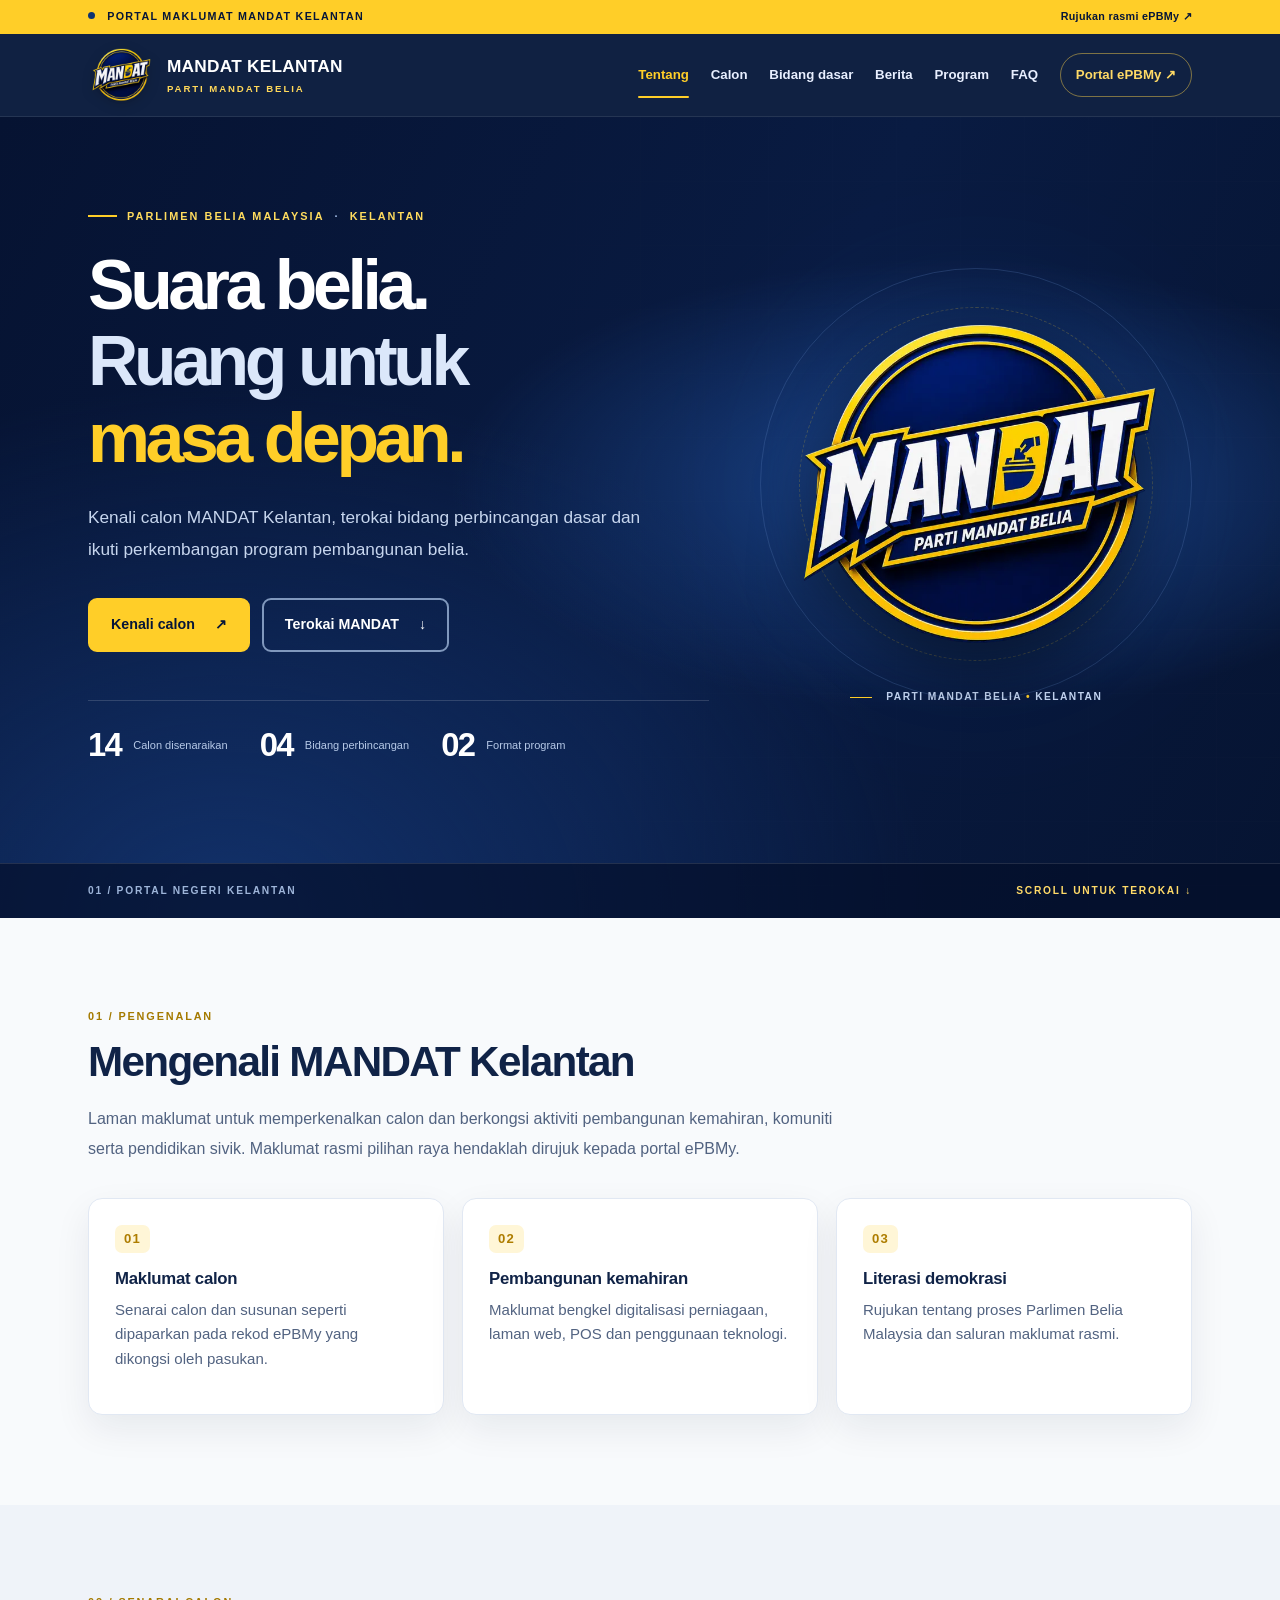
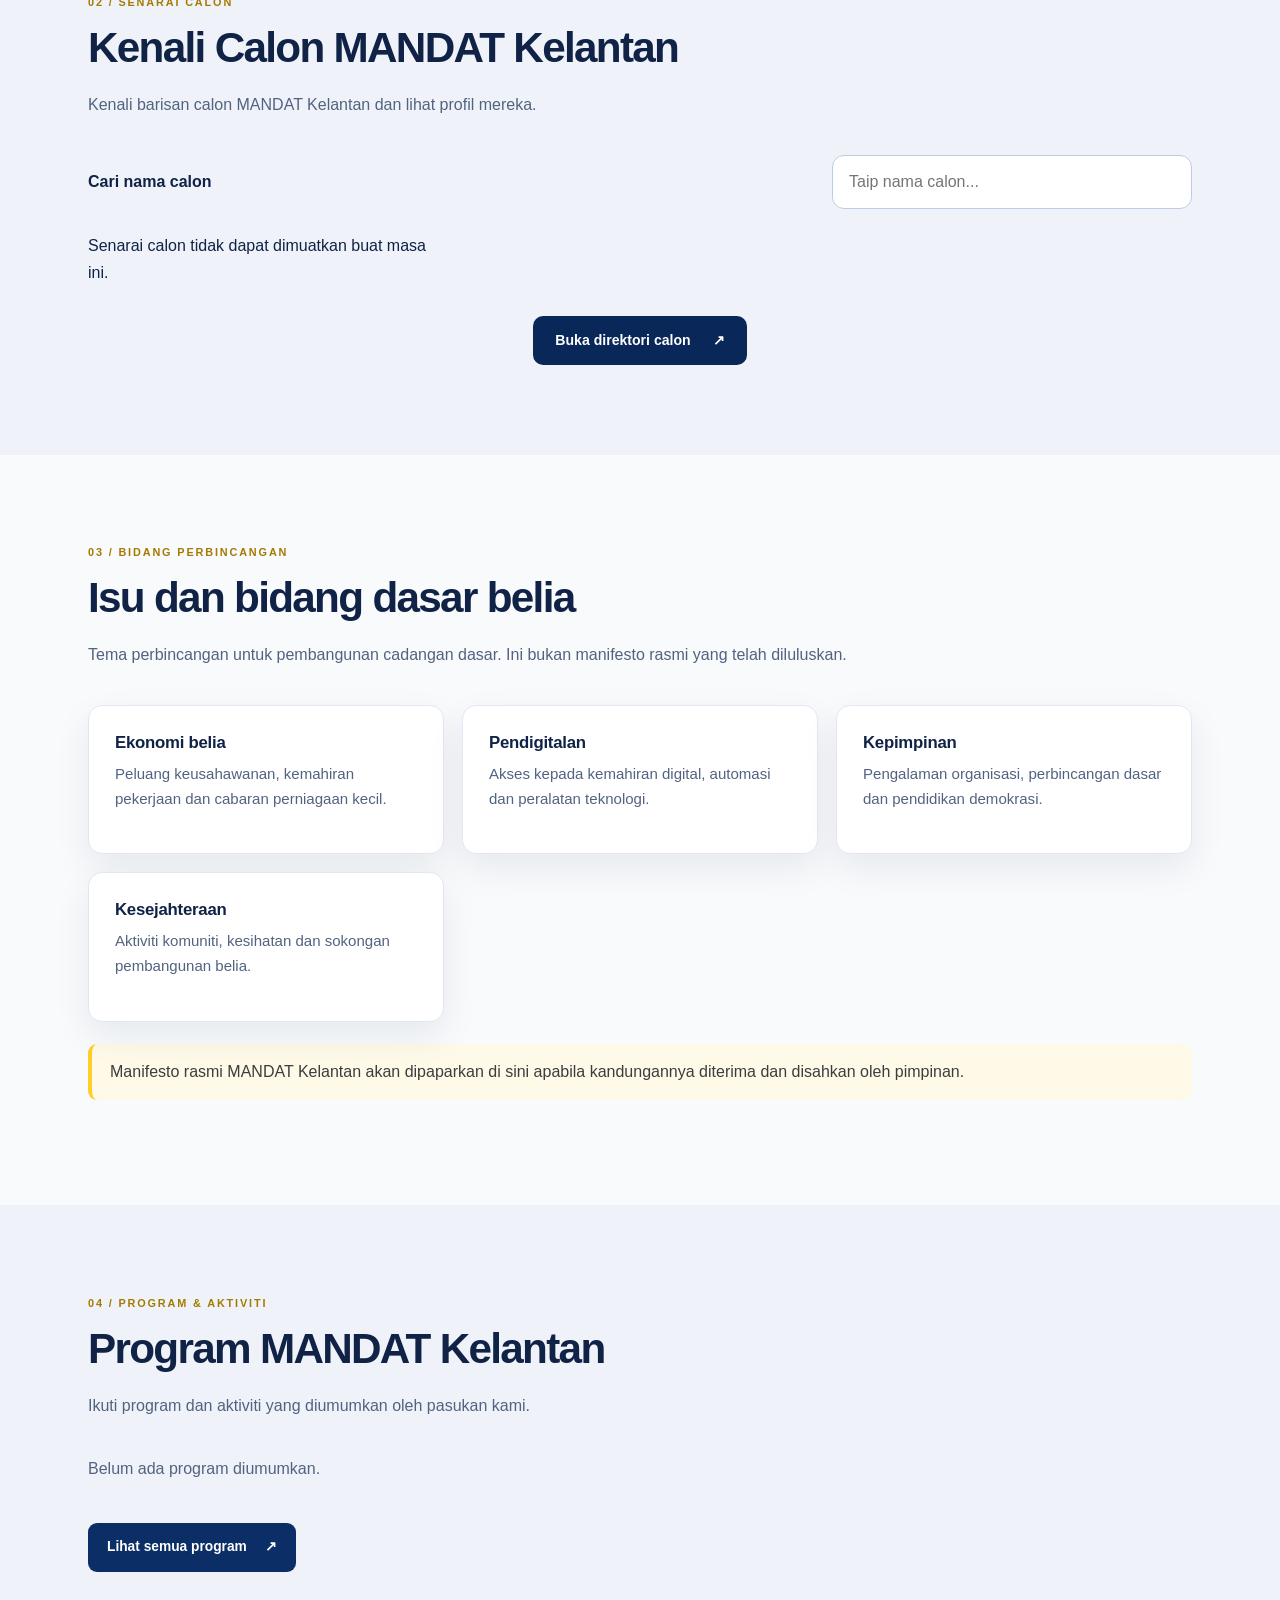
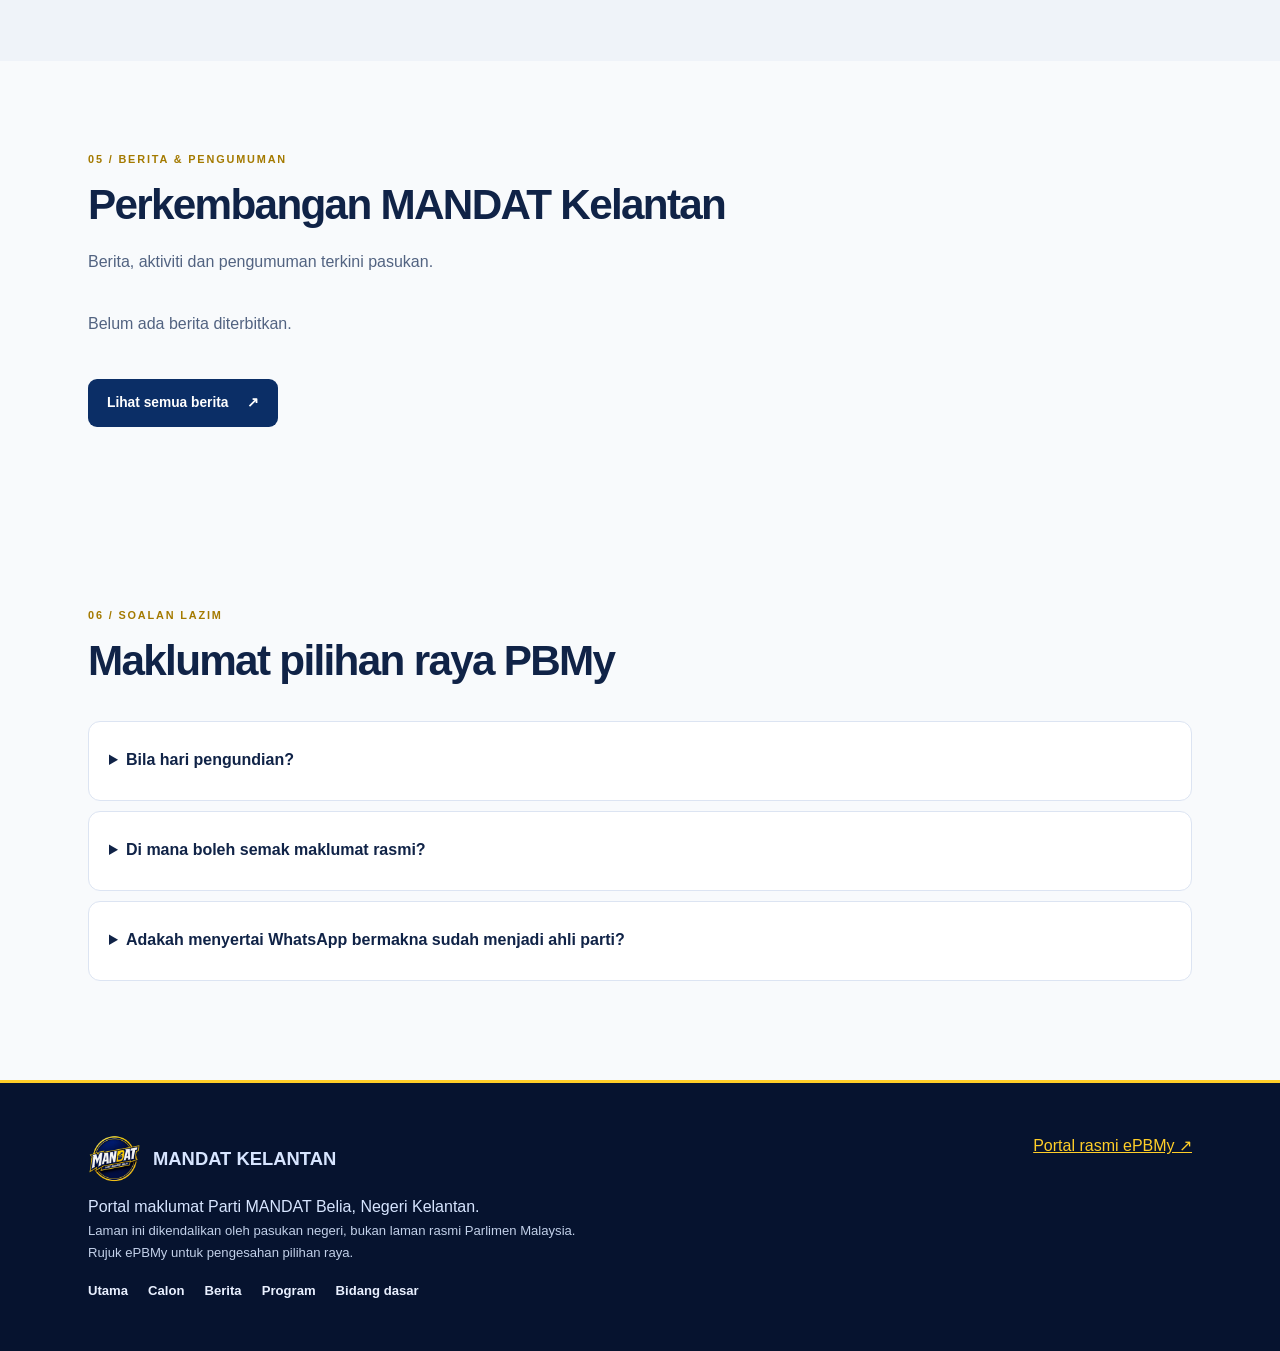
<file: index.html>
<!doctype html>
<html lang="ms"><head><meta charset="utf-8"><meta name="viewport" content="width=device-width, initial-scale=1">
<meta name="theme-color" content="#07183c"><meta name="description" content="Portal maklumat MANDAT Kelantan: calon, dasar, program pendidikan dan maklumat Parlimen Belia Malaysia.">
<title>MANDAT Kelantan | Calon, Dasar & Program Belia</title>
<meta property="og:title" content="MANDAT Kelantan | Calon, Dasar & Program Belia"><meta property="og:description" content="Kenali calon, bidang dasar dan program pendidikan belia Kelantan."><meta property="og:type" content="website"><meta name="color-scheme" content="light"><link rel="icon" type="image/svg+xml" sizes="any" href="mandat-logo-hd.svg?v=favicon20261016"><link rel="shortcut icon" href="mandat-logo-hd.svg?v=favicon20261016">
<style>
:root{--navy:#07183c;--blue:#123d8d;--gold:#ffd11c;--white:#fff;--muted:#b8c9e6}*{box-sizing:border-box}html{scroll-behavior:smooth}body{margin:0;font:16px/1.65 system-ui,-apple-system,Segoe UI,sans-serif;color:#10244c;background:#f4f7fc}a{color:inherit}button{font:inherit;cursor:pointer}.wrap{max-width:1120px;margin:auto;padding:0 24px}header{background:var(--navy);color:#fff;position:sticky;top:0;z-index:10;box-shadow:0 6px 24px #0002}.head{min-height:76px;display:flex;align-items:center;justify-content:space-between;gap:16px}.brand{display:flex;align-items:center;gap:12px;text-decoration:none;font-weight:900;letter-spacing:.02em}.brand img{height:57px;width:65px;object-fit:contain}.brand span{font-size:1.05rem}.brand small{display:block;font-size:.67rem;color:var(--gold);letter-spacing:.12em}nav{display:flex;flex-wrap:wrap;gap:20px}nav a{text-decoration:none;font-size:.89rem;font-weight:650;color:#e8efff}nav a:hover{color:var(--gold)}.hero{background:radial-gradient(circle at 80% 20%,#1d56ae 0,transparent 45%),linear-gradient(120deg,#07183c,#102c67);color:#fff;padding:85px 0 95px;overflow:hidden}.hero .wrap{display:grid;grid-template-columns:1.5fr .65fr;align-items:center;gap:50px}.eyebrow{color:var(--gold);font-weight:800;text-transform:uppercase;letter-spacing:.18em;font-size:.75rem}h1{font-size:clamp(2.7rem,6vw,5.1rem);line-height:1.06;letter-spacing:-.045em;margin:16px 0}h2{font-size:clamp(1.7rem,3vw,2.4rem);line-height:1.2;margin:0 0 12px}h3{margin:0 0 8px;line-height:1.3}p{margin:0 0 16px}.hero p{color:#d8e4ff;max-width:640px}.hero img{width:100%;max-height:112px;max-width:112px;object-fit:contain;image-rendering:-webkit-optimize-contrast;filter:drop-shadow(0 15px 25px #0006)}.actions{display:flex;gap:12px;flex-wrap:wrap;margin-top:28px}.btn{display:inline-block;border-radius:10px;padding:12px 20px;font-weight:800;text-decoration:none;background:var(--gold);color:var(--navy);border:2px solid var(--gold)}.btn.secondary{background:transparent;color:white;border-color:#9db6e5}section{padding:74px 0}.section-head{max-width:750px;margin-bottom:26px}.muted{color:#526381}.grid{display:grid;grid-template-columns:repeat(3,1fr);gap:18px}.card{background:#fff;border:1px solid #dce4f2;border-radius:18px;padding:24px;box-shadow:0 8px 28px #123d8d0b}.card .num{color:#bd8e00;font-size:.82rem;font-weight:850;letter-spacing:.1em}.card p{color:#526381;font-size:.94rem}.band{background:#eaf0fb}.candidate{display:flex;align-items:center;gap:12px}.avatar{height:44px;width:44px;flex:none;display:grid;place-items:center;background:#dce8fa;color:#143c81;border-radius:50%;font-weight:800}.candidate h3{font-size:.92rem;margin:0}.candidate small{color:#687996}.note{border-left:4px solid var(--gold);padding:14px 18px;background:#fff8d9;border-radius:6px;color:#3c3d3f;margin-top:22px}.two{display:grid;grid-template-columns:1fr 1fr;gap:22px}.pill{display:inline-block;background:#dce8fb;color:#173e83;padding:4px 12px;border-radius:30px;font-size:.8rem;font-weight:800;margin-bottom:12px}.faq details{border:1px solid #dce4f2;background:white;border-radius:12px;padding:17px 20px;margin:10px 0}.faq summary{cursor:pointer;font-weight:750}.faq p{padding-top:10px;color:#526381}footer{background:var(--navy);color:#d7e5ff;padding:36px 0}footer a{color:var(--gold)}.foot{display:flex;justify-content:space-between;gap:18px;flex-wrap:wrap}#menu{display:none} @media(max-width:760px){.hero .wrap,.two{grid-template-columns:1fr}.hero{padding:56px 0}.hero img{max-height:112px;max-width:112px;margin:auto}.grid{grid-template-columns:1fr 1fr}nav{display:none;position:absolute;top:76px;left:0;right:0;background:var(--navy);padding:22px;flex-direction:column}nav.open{display:flex}#menu{display:block;background:transparent;color:#fff;border:1px solid #7996cb;border-radius:8px;padding:7px 12px}section{padding:52px 0}}@media(max-width:510px){.grid{grid-template-columns:1fr}.head{min-height:68px}.brand img{height:48px;width:52px}nav{top:68px}}
.skip-link{position:absolute;top:-80px;left:12px;z-index:99;background:var(--gold);color:var(--navy);padding:12px 18px;border-radius:10px}.skip-link:focus{top:12px}a:focus-visible,button:focus-visible,input:focus-visible,summary:focus-visible{outline:3px solid #e4a600;outline-offset:3px}section[id]{scroll-margin-top:84px}.hero::after{content:"";display:block;height:4px;background:linear-gradient(90deg,#fbd01c,#ffffff,#1f61c9);margin-top:85px}.stats{display:flex;gap:22px;flex-wrap:wrap;margin-top:26px}.stat{border-left:3px solid var(--gold);padding-left:14px}.stat strong{display:block;font-size:1.6rem;line-height:1.15;color:#fff}.stat small{font-size:.78rem;color:#c8d9fb}.search-panel{display:flex;gap:14px;align-items:center;justify-content:space-between;flex-wrap:wrap;margin:0 0 24px}.search-panel label{font-weight:750}.search-panel input{width:min(100%,360px);border:1px solid #bdcce2;border-radius:12px;padding:13px 16px;font:inherit;background:#fff;color:#10244c}.empty-state{display:none;background:#fff;border:1px dashed #b5c5dc;border-radius:12px;padding:20px;text-align:center;color:#536481}.candidate[hidden]{display:none!important}.card{transition:transform .18s ease,box-shadow .18s ease}.card:hover{transform:translateY(-3px);box-shadow:0 14px 35px #123d8d16}.site-disclaimer{font-size:.82rem;color:#c2d0e9;max-width:500px}@media(prefers-reduced-motion:reduce){html{scroll-behavior:auto}.card{transition:none}}@media(max-width:510px){.stats{gap:18px}.stat strong{font-size:1.35rem}.search-panel input{width:100%}}

/* MANDAT Kelantan V2.0 design system */
:root{--navy:#061538;--blue:#164da2;--gold:#ffce28;--ink:#102347;--border:#e3e8f1}
body{font-family:Inter,ui-sans-serif,-apple-system,BlinkMacSystemFont,"Segoe UI",sans-serif;line-height:1.65;background:#f8fafc;color:var(--ink);-webkit-font-smoothing:antialiased}
.wrap{max-width:1200px;padding-inline:clamp(20px,4vw,48px)}
.announcement{background:#ffce28;color:#061538;font-size:.67rem;font-weight:850;letter-spacing:.12em}
.announcement-inner{display:flex;justify-content:space-between;align-items:center;gap:12px;min-height:34px}
.announcement a{text-decoration:none;letter-spacing:.03em;white-space:nowrap}
.live-dot{display:inline-block;width:7px;height:7px;background:#0d3371;border-radius:50%;margin-right:8px;vertical-align:1px}
header{background:#07183bf5;backdrop-filter:blur(18px);border-bottom:1px solid #ffffff17;box-shadow:none}
.head{min-height:82px}
.brand{gap:13px;letter-spacing:.015em}
.brand img{height:60px;width:66px;filter:drop-shadow(0 3px 6px #0003)}
.brand span{font-size:1.08rem;line-height:1.2}
.brand small{margin-top:6px;letter-spacing:.2em;font-size:.6rem;color:#ffd85a}
nav{align-items:center;gap:clamp(12px,1.7vw,26px)}
nav a{font-size:.83rem;transition:color .2s}
nav .nav-external{border:1px solid #f7ce4a7a;color:#ffda66;border-radius:100px;padding:10px 15px;white-space:nowrap}
nav .nav-external:hover{background:#ffce28;color:#07183c}
.hero{position:relative;isolation:isolate;background:radial-gradient(ellipse at 74% 46%,#1a4387 0%,transparent 37%),radial-gradient(ellipse at 18% 100%,#12316a 0%,transparent 47%),linear-gradient(116deg,#061332 0%,#091b42 55%,#061432 100%);padding:0;min-height:650px}
.hero::after{display:none}
.hero::before{content:"";position:absolute;inset:0;pointer-events:none;opacity:.13;background-image:linear-gradient(#fff1 1px,transparent 1px),linear-gradient(90deg,#fff1 1px,transparent 1px);background-size:64px 64px;mask-image:linear-gradient(90deg,transparent,#000)}
.hero .hero-grid{display:grid;grid-template-columns:minmax(0,1.2fr) minmax(0,.9fr);align-items:center;gap:clamp(30px,5vw,85px);padding-top:105px;padding-bottom:95px;position:relative;z-index:1}
.hero-kicker{display:flex;align-items:center;gap:10px;color:#ffdc5e;font-size:.68rem;font-weight:850;letter-spacing:.19em;flex-wrap:wrap}
.kicker-line{width:29px;height:2px;background:#ffce28}.kicker-dot{color:#a9c4ee}
.hero h1{font-size:clamp(3rem,5.7vw,5.8rem);line-height:1.08;letter-spacing:-.065em;margin:22px 0 26px;font-weight:850}
.hero h1 span{color:#dbe7fa}.hero h1 em{font-style:normal;color:#ffce28}
.hero-lead{font-size:clamp(1rem,1.35vw,1.12rem);line-height:1.85;max-width:550px;color:#c7d6ee!important}
.actions{gap:12px;margin-top:32px}.btn{border-radius:9px;padding:13px 21px;font-size:.89rem;display:inline-flex;align-items:center;gap:20px;transition:transform .18s,background .18s}
.btn:hover{transform:translateY(-2px);background:#ffe06c}.btn.secondary{border-color:#8098bd;color:#fff}.btn.secondary:hover{background:#ffffff15}
.hero-metrics{display:flex;flex-wrap:wrap;gap:clamp(16px,2.5vw,34px);border-top:1px solid #ffffff26;margin-top:48px;padding-top:28px}
.hero-metrics>div{display:flex;align-items:center;gap:12px}.hero-metrics strong{font-size:2.05rem;color:#fff;line-height:1;font-weight:800;letter-spacing:-.05em}
.hero-metrics span{color:#b6c9e7;font-size:.69rem;max-width:105px;line-height:1.5}
.hero-art{position:relative;display:grid;place-items:center;min-height:470px;aspect-ratio:1}
.hero-art img{position:relative;z-index:2;width:90%;max-width:420px;max-height:none;filter:drop-shadow(0 26px 30px #0007);animation:floatLogo 7s ease-in-out infinite}
.orbit{position:absolute;border:1px solid #6c94d13b;border-radius:50%;aspect-ratio:1}
.orbit-outer{width:100%;max-width:520px}.orbit-inner{width:82%;max-width:440px;border-style:dashed;border-color:#ffcf283b}
.hero-art-glow{position:absolute;width:68%;height:68%;border-radius:50%;background:#2359b9;filter:blur(90px);opacity:.28}
.hero-art-caption{position:absolute;bottom:-6px;color:#c4d6f3;font-size:.67rem;letter-spacing:.19em;font-weight:750;white-space:nowrap}
.hero-art-caption span{color:#ffce28}.caption-rule{display:inline-block;width:22px;height:1px;background:#ffce28;vertical-align:middle;margin-right:10px}
.hero-bottom{border-top:1px solid #ffffff1e;background:#030e29aa;position:relative;z-index:1}
.hero-bottom .wrap{display:flex;justify-content:space-between;align-items:center;gap:12px;min-height:54px;color:#9eb5d9;font-size:.64rem;letter-spacing:.17em;font-weight:800}
.hero-bottom a{color:#ffda68;text-decoration:none}
section{padding:clamp(68px,7vw,104px) 0}
.section-head{max-width:800px;margin-bottom:35px}
.section-head .eyebrow{font-size:.68rem;letter-spacing:.17em;margin-bottom:12px}
h2{font-size:clamp(2rem,3.3vw,3rem);font-weight:820;letter-spacing:-.045em;line-height:1.16;margin-bottom:17px}
.section-head .muted{font-size:1rem;line-height:1.85}
.band{background:#eff3f9}
.card{border:1px solid #e1e7f0;border-radius:14px;padding:26px;box-shadow:0 8px 25px #0c285208}
.card h3{font-size:1.05rem;letter-spacing:-.015em}
.card .num{display:inline-block;color:#ae7d00;background:#fff6d7;border-radius:7px;padding:3px 9px;margin-bottom:15px}
.candidate{align-items:center;min-height:116px;gap:17px}
.candidate h3{font-size:.89rem;line-height:1.45}
.avatar{width:48px;height:48px;background:#e9f0fc;color:#174c9b;border-radius:12px}
.pill{background:#fff4cb;color:#765400}
.note{border-radius:9px;background:#fff9e7}
footer{padding:50px 0;background:#06132f}
.footer-brand{display:flex;align-items:center;gap:13px;margin-bottom:9px}
.footer-brand strong{font-size:1.15rem}
.footer-brand img{object-fit:contain}
#menu{align-items:center;gap:10px;border:1px solid #ffffff60;border-radius:9px;padding:10px 13px;background:#ffffff0b;color:white;font-size:.85rem;font-weight:750}
.menu-bars{width:20px;display:grid;gap:4px}.menu-bars i{display:block;height:2px;width:20px;background:#fff;border-radius:2px}
@keyframes floatLogo{0%,100%{transform:translateY(0)}50%{transform:translateY(-11px)}}
@media(max-width:1020px){.brand span{font-size:.94rem}nav{gap:13px}nav a{font-size:.78rem}}
@media(max-width:860px){#menu{display:inline-flex}nav{display:none;position:absolute;top:100%;left:0;right:0;background:#081a40;padding:16px 22px 23px;flex-direction:column;align-items:stretch;gap:0;border-top:1px solid #ffffff24;box-shadow:0 20px 30px #0004}nav.open{display:flex}nav a{font-size:.96rem;padding:13px 10px;border-bottom:1px solid #ffffff12}nav .nav-external{margin-top:12px;text-align:center;border:1px solid #ffce2870;padding:12px} .hero .hero-grid{grid-template-columns:1fr 0.75fr;gap:20px;padding-top:74px;padding-bottom:75px}.hero h1{font-size:clamp(2.7rem,6vw,4.2rem)}.hero-art{min-height:300px}}
@media(max-width:700px){.announcement{font-size:.58rem}.announcement-inner{min-height:31px}.announcement a{font-size:.58rem}.head{min-height:72px}.brand img{height:51px;width:55px}.brand span{font-size:.92rem}.brand small{font-size:.51rem}.hero .hero-grid{grid-template-columns:1fr;gap:20px;padding-top:65px;padding-bottom:58px}.hero h1{font-size:clamp(2.9rem,10vw,4.9rem)}.hero-art{min-height:300px;width:min(100%,360px);margin:10px auto 0}.hero-art img{width:82%}.hero-art-caption{bottom:-10px;font-size:.56rem}.hero-metrics{margin-top:37px;gap:22px}.hero-metrics strong{font-size:1.8rem}.hero-metrics span{font-size:.63rem}.hero-bottom .wrap{min-height:47px;font-size:.55rem}.grid{grid-template-columns:1fr 1fr}.two{grid-template-columns:1fr}}
@media(max-width:510px){.wrap{padding-inline:20px}.announcement-inner{gap:6px}.announcement-inner>span{max-width:58%;line-height:1.4}.hero h1{font-size:clamp(2.85rem,12vw,4rem)}.hero-kicker{font-size:.6rem;letter-spacing:.12em}.hero-metrics{justify-content:space-between;gap:10px}.hero-metrics>div{display:block}.hero-metrics strong{display:block;margin-bottom:8px}.hero-metrics span{display:block;max-width:95px}.hero-art{min-height:295px}.hero-bottom .wrap{font-size:.5rem}.grid{grid-template-columns:1fr}.card{padding:22px}.actions{gap:10px}.btn{padding:12px 16px;gap:12px}.brand img{height:45px;width:47px}.brand span{font-size:.84rem}.brand small{letter-spacing:.13em}}
@media(prefers-reduced-motion:reduce){.hero-art img{animation:none}.btn{transition:none}}


/* V2.1 candidate directory */
.candidate-v21{display:flex;align-items:flex-start;gap:17px;min-height:178px;padding:22px;border-radius:15px}
.candidate-avatar{position:relative;width:76px;height:94px;flex:none;background:linear-gradient(145deg,#dbe7f8,#eff4fb);border-radius:11px;overflow:hidden;display:block}
.candidate-head{position:absolute;top:18px;left:50%;width:30px;height:30px;transform:translateX(-50%);background:#b0c3de;border-radius:50%}
.candidate-shoulders{position:absolute;bottom:-15px;left:50%;width:66px;height:54px;transform:translateX(-50%);background:#b0c3de;border-radius:50% 50% 0 0}
.candidate-info{display:flex;flex-direction:column;min-width:0;flex:1;align-self:stretch}
.candidate-info .candidate-index{color:#a47a00;letter-spacing:.12em;font-weight:850;font-size:.68rem}
.candidate-info h3{font-size:.9rem;line-height:1.42;letter-spacing:-.015em;margin:8px 0}
.candidate-info .candidate-pending{color:#75839a;font-size:.72rem;margin-bottom:12px}
.candidate-info .candidate-link{margin-top:auto;border-top:1px solid #e7edf5;padding-top:10px;text-decoration:none;color:#164c9b;font-weight:850;font-size:.78rem;display:flex;align-items:center;justify-content:space-between}
.candidate-info .candidate-link:hover{color:#09295e}
.directory-action{text-align:center;margin-top:28px}
.directory-button{display:inline-flex;gap:22px;align-items:center;background:#0a2759;color:#fff;text-decoration:none;padding:13px 22px;border-radius:10px;font-size:.88rem;font-weight:800}
.directory-button:hover{background:#164c9b}
@media(max-width:700px){.candidate-v21{min-height:174px}}
@media(max-width:510px){.candidate-v21{min-height:160px}.candidate-avatar{width:78px;height:96px}}
/* V2.2 homepage editorial links */
.v22-actions{margin-top:25px}.v22-link{display:inline-flex;align-items:center;justify-content:space-between;gap:18px;background:#0b2e66;color:#fff;text-decoration:none;padding:13px 19px;border-radius:9px;font-weight:850;font-size:.86rem}.v22-link:hover{background:#174d99}.v22-news-preview{display:grid;grid-template-columns:80px 1fr auto;align-items:center;gap:25px;padding:30px;border:1px solid #e0e7f1;border-radius:16px;background:#fff;box-shadow:0 8px 25px #092b5609}.v22-news-mark{width:75px;height:75px;border-radius:17px;display:grid;place-items:center;background:#e9f1fc;color:#174a92;font-size:2rem}.v22-news-label{font-size:.67rem;letter-spacing:.15em;font-weight:850;color:#a47a00}.v22-news-preview h3{font-size:1.18rem;margin:6px 0}.v22-news-preview p{margin:0;color:#61718d;font-size:.92rem}@media(max-width:760px){.v22-news-preview{grid-template-columns:65px 1fr;gap:18px;padding:23px}.v22-news-mark{width:65px;height:65px}.v22-news-preview .v22-link{grid-column:1/-1;justify-content:center}}@media(max-width:510px){.v22-news-preview{grid-template-columns:1fr}.v22-news-preview .v22-link{grid-column:1}.v22-news-mark{width:58px;height:58px}}
</style><style>.cms-home-grid{display:grid;grid-template-columns:repeat(3,minmax(0,1fr));gap:20px}.cms-home-card{padding:0;overflow:hidden;border-radius:16px}.cms-home-card>img{width:100%;aspect-ratio:16/9;object-fit:cover;display:block}.cms-home-card-body{padding:22px}.cms-home-card-body small{color:#8a681a;font-weight:800}.cms-home-card-body h3{line-height:1.4;margin:8px 0}.cms-home-card-body p{color:#56657b}.cms-home-card-body a{color:#123d8d;font-weight:800}@media(max-width:800px){.cms-home-grid{grid-template-columns:repeat(2,minmax(0,1fr))}}@media(max-width:560px){.cms-home-grid{grid-template-columns:1fr}}</style><link rel="stylesheet" href="v23.css?v=23"><link rel="stylesheet" href="cms-public.css?v=profile4"></head><body><a class="skip-link" href="#main">Langkau ke kandungan</a>
<div class="announcement"><div class="wrap announcement-inner"><span><span class="live-dot" aria-hidden="true"></span> PORTAL MAKLUMAT MANDAT KELANTAN</span><a href="https://epbmy.parlimen.gov.my/" target="_blank" rel="noopener noreferrer">Rujukan rasmi ePBMy <span aria-hidden="true">↗</span></a></div></div><header><div class="wrap head"><a class="brand" href="index.html" aria-label="MANDAT Kelantan, halaman utama"><img src="mandat-logo-hd.svg?v=3" alt="Logo rasmi Parti MANDAT Belia" width="60" height="60"><span>MANDAT KELANTAN<small>PARTI MANDAT BELIA</small></span></a><button id="menu" aria-expanded="false" aria-controls="nav" aria-label="Buka menu navigasi"><span class="menu-bars" aria-hidden="true"><i></i><i></i><i></i></span><span class="menu-label">Menu</span></button><nav id="nav" aria-label="Navigasi utama"><a href="#tentang">Tentang</a><a href="calon.html">Calon</a><a href="#dasar">Bidang dasar</a><a href="berita.html">Berita</a><a href="program.html">Program</a><a href="#faq">FAQ</a><a class="nav-external" href="https://epbmy.parlimen.gov.my/" target="_blank" rel="noopener noreferrer">Portal ePBMy ↗</a></nav></div></header>
<main id="main"><div id="utama" class="hero"><div class="wrap hero-grid"><div class="hero-copy"><div class="hero-kicker"><span class="kicker-line"></span> PARLIMEN BELIA MALAYSIA <span class="kicker-dot">·</span> KELANTAN</div><h1>Suara belia.<br><span>Ruang untuk</span><br><em>masa depan.</em></h1><p class="hero-lead">Kenali calon MANDAT Kelantan, terokai bidang perbincangan dasar dan ikuti perkembangan program pembangunan belia.</p><div class="actions"><a class="btn" href="#calon">Kenali calon <span aria-hidden="true">↗</span></a><a class="btn secondary" href="#tentang">Terokai MANDAT <span aria-hidden="true">↓</span></a></div><div class="hero-metrics" aria-label="Ringkasan portal"><div><strong>14</strong><span>Calon disenaraikan</span></div><div><strong>04</strong><span>Bidang perbincangan</span></div><div><strong>02</strong><span>Format program</span></div></div></div><div class="hero-art" aria-label="Identiti MANDAT Belia"><div class="orbit orbit-outer"></div><div class="orbit orbit-inner"></div><div class="hero-art-glow"></div><img src="mandat-logo-hd.svg?v=3" width="420" height="420" alt="Logo rasmi Parti MANDAT Belia" fetchpriority="high"><div class="hero-art-caption"><span class="caption-rule"></span> PARTI MANDAT BELIA <span>•</span> KELANTAN</div></div></div><div class="hero-bottom"><div class="wrap"><span>01 / PORTAL NEGERI KELANTAN</span><a href="#tentang">SCROLL UNTUK TEROKAI <span aria-hidden="true">↓</span></a></div></div></div>
<section id="tentang"><div class="wrap"><div class="section-head"><div class="eyebrow" style="color:#a47a00">01 / Pengenalan</div><h2>Mengenali MANDAT Kelantan</h2><p class="muted">Laman maklumat untuk memperkenalkan calon dan berkongsi aktiviti pembangunan kemahiran, komuniti serta pendidikan sivik. Maklumat rasmi pilihan raya hendaklah dirujuk kepada portal ePBMy.</p></div><div class="grid"><div class="card"><span class="num">01</span><h3>Maklumat calon</h3><p>Senarai calon dan susunan seperti dipaparkan pada rekod ePBMy yang dikongsi oleh pasukan.</p></div><div class="card"><span class="num">02</span><h3>Pembangunan kemahiran</h3><p>Maklumat bengkel digitalisasi perniagaan, laman web, POS dan penggunaan teknologi.</p></div><div class="card"><span class="num">03</span><h3>Literasi demokrasi</h3><p>Rujukan tentang proses Parlimen Belia Malaysia dan saluran maklumat rasmi.</p></div></div></div></section>
<section id="calon" class="band"><div class="wrap"><div class="section-head"><div class="eyebrow" style="color:#a47a00">02 / Senarai calon</div><h2>Kenali Calon MANDAT Kelantan</h2><p class="muted">Kenali barisan calon MANDAT Kelantan dan lihat profil mereka.</p></div><div class="search-panel"><label for="candidateSearch">Cari nama calon</label><input id="candidateSearch" type="search" placeholder="Taip nama calon..." autocomplete="off" aria-controls="candidateGrid"></div><div class="grid" id="candidateGrid" aria-live="polite"></div><div class="directory-action"><a href="calon.html" class="directory-button">Buka direktori calon <span aria-hidden="true">↗</span></a></div><p id="candidateEmpty" class="empty-state" role="status">Tiada calon sepadan. Cuba ejaan lain.</p></div></section>
<section id="dasar"><div class="wrap"><div class="section-head"><div class="eyebrow" style="color:#a47a00">03 / Bidang perbincangan</div><h2>Isu dan bidang dasar belia</h2><p class="muted">Tema perbincangan untuk pembangunan cadangan dasar. Ini bukan manifesto rasmi yang telah diluluskan.</p></div><div class="grid"><div class="card"><h3>Ekonomi belia</h3><p>Peluang keusahawanan, kemahiran pekerjaan dan cabaran perniagaan kecil.</p></div><div class="card"><h3>Pendigitalan</h3><p>Akses kepada kemahiran digital, automasi dan peralatan teknologi.</p></div><div class="card"><h3>Kepimpinan</h3><p>Pengalaman organisasi, perbincangan dasar dan pendidikan demokrasi.</p></div><div class="card"><h3>Kesejahteraan</h3><p>Aktiviti komuniti, kesihatan dan sokongan pembangunan belia.</p></div></div><p class="note">Manifesto rasmi MANDAT Kelantan akan dipaparkan di sini apabila kandungannya diterima dan disahkan oleh pimpinan.</p></div></section>
<section id="program" class="band"><div class="wrap"><div class="section-head"><div class="eyebrow" style="color:#a47a00">04 / Program & aktiviti</div><h2>Program MANDAT Kelantan</h2><p class="muted">Ikuti program dan aktiviti yang diumumkan oleh pasukan kami.</p></div><div class="grid cms-home-grid" id="cmsHomePrograms"></div><div class="v22-actions"><a class="v22-link" href="program.html">Lihat semua program <span aria-hidden="true">↗</span></a></div></div></section>
<section id="berita"><div class="wrap"><div class="section-head"><div class="eyebrow" style="color:#a47a00">05 / Berita & pengumuman</div><h2>Perkembangan MANDAT Kelantan</h2><p class="muted">Berita, aktiviti dan pengumuman terkini pasukan.</p></div><div class="grid cms-home-grid" id="cmsHomeNews"></div><div class="v22-actions"><a class="v22-link" href="berita.html">Lihat semua berita <span aria-hidden="true">↗</span></a></div></div></section>
<section id="faq"><div class="wrap faq"><div class="section-head"><div class="eyebrow" style="color:#a47a00">06 / Soalan lazim</div><h2>Maklumat pilihan raya PBMy</h2></div><details><summary>Bila hari pengundian?</summary><p>Tarikh yang dimaklumkan kepada pasukan ialah 1 November 2026. Sila sahkan sebarang perubahan melalui portal rasmi.</p></details><details><summary>Di mana boleh semak maklumat rasmi?</summary><p>Layari <a href="https://epbmy.parlimen.gov.my/" target="_blank" rel="noopener">portal ePBMy</a> untuk pengumuman dan peraturan rasmi.</p></details><details><summary>Adakah menyertai WhatsApp bermakna sudah menjadi ahli parti?</summary><p>Tidak semestinya. Keahlian rasmi tertakluk kepada proses pendaftaran dan pengesahan yang ditetapkan ePBMy.</p></details></div></section></main>
<footer><div class="wrap foot"><div><div class="footer-brand"><img src="mandat-logo-hd.svg?v=3" alt="" width="52" height="52" loading="lazy"><strong>MANDAT KELANTAN</strong></div><div>Portal maklumat Parti MANDAT Belia, Negeri Kelantan.</div><p class="site-disclaimer">Laman ini dikendalikan oleh pasukan negeri, bukan laman rasmi Parlimen Malaysia. Rujuk ePBMy untuk pengesahan pilihan raya.</p></div><div><a href="https://epbmy.parlimen.gov.my/" target="_blank" rel="noopener">Portal rasmi ePBMy ↗</a></div></div></footer>
<script src="calon-data.js"></script>
<script>
const candidates=[]; // Public profiles are populated only from published CMS records
document.getElementById("candidateGrid").innerHTML=candidates.map(c=>'<article class="card candidate candidate-v21"><div class="candidate-avatar" aria-hidden="true"><span class="candidate-head"></span><span class="candidate-shoulders"></span></div><div class="candidate-info"><small class="candidate-index">PROFIL '+String(c.id).padStart(2,'0')+'</small><h3>'+c.name+'</h3><small class="candidate-pending">Biodata belum diterbitkan</small><a class="candidate-link" href="calon.html?id='+c.id+'" aria-label="Lihat profil '+c.name+'">Lihat profil <span aria-hidden="true">↗</span></a></div></article>').join('');
const search=document.getElementById('candidateSearch'),empty=document.getElementById('candidateEmpty');search.addEventListener('input',()=>{const q=search.value.toLocaleLowerCase('ms').trim();let visible=0;document.querySelectorAll('#candidateGrid .candidate').forEach(el=>{const match=el.textContent.toLocaleLowerCase('ms').includes(q);el.hidden=!match;if(match)visible++});empty.style.display=visible?'none':'block'});
const b=document.getElementById('menu'),n=document.getElementById('nav');const closeMenu=()=>{n.classList.remove('open');b.setAttribute('aria-expanded','false');b.setAttribute('aria-label','Buka menu navigasi')};b.addEventListener('click',()=>{const open=n.classList.toggle('open');b.setAttribute('aria-expanded',String(open));b.setAttribute('aria-label',open?'Tutup menu navigasi':'Buka menu navigasi')});n.querySelectorAll('a').forEach(a=>a.addEventListener('click',closeMenu));document.addEventListener('keydown',e=>{if(e.key==='Escape')closeMenu()});document.addEventListener('click',e=>{if(!n.contains(e.target)&&!b.contains(e.target))closeMenu()});window.addEventListener('resize',()=>{if(window.innerWidth>860)closeMenu()});
</script><script src="cms-config.js"></script><script src="cms-public.js?v=content4"></script><script src="cms-candidates.js?v=profile4"></script><script src="v23.js?v=23"></script><script>
(async()=>{await(window.MANDAT_CMS_READY||Promise.resolve());const content=window.MANDAT_CONTENT||{};const photo=window.MANDAT_CMS_PHOTO;for(const [id,items,kind] of [['cmsHomeNews',content.berita||[],'berita'],['cmsHomePrograms',content.program||[],'program']]){const root=document.getElementById(id);if(!root)continue;root.replaceChildren();const selected=kind==='berita'?items.slice(0,3):items.slice().sort((a,b)=>a.tarikh.localeCompare(b.tarikh)).slice(0,3);if(!selected.length){const p=document.createElement('p');p.className='muted';p.textContent=kind==='berita'?'Belum ada berita diterbitkan.':'Belum ada program diumumkan.';root.append(p);continue}for(const x of selected){const card=document.createElement('article');card.className='card cms-home-card';if(x.gambar&&photo){const img=document.createElement('img');img.src=photo(x.gambar);img.alt=kind==='berita'?'Gambar '+x.tajuk:'Poster '+x.tajuk;img.loading='lazy';card.append(img)}const inner=document.createElement('div');inner.className='cms-home-card-body';const date=document.createElement('small');date.textContent=x.tarikh||'';const h=document.createElement('h3');h.textContent=x.tajuk;const p=document.createElement('p');p.textContent=kind==='berita'?x.ringkasan||'':(x.penerangan||[]).join(' ').slice(0,160);const link=document.createElement('a');link.href=kind+'.html?id='+encodeURIComponent(x.id);link.textContent=kind==='berita'?'Baca berita ↗':'Lihat program ↗';inner.append(date,h,p,link);card.append(inner);root.append(card)}}})();
</script></body></html>
</file>
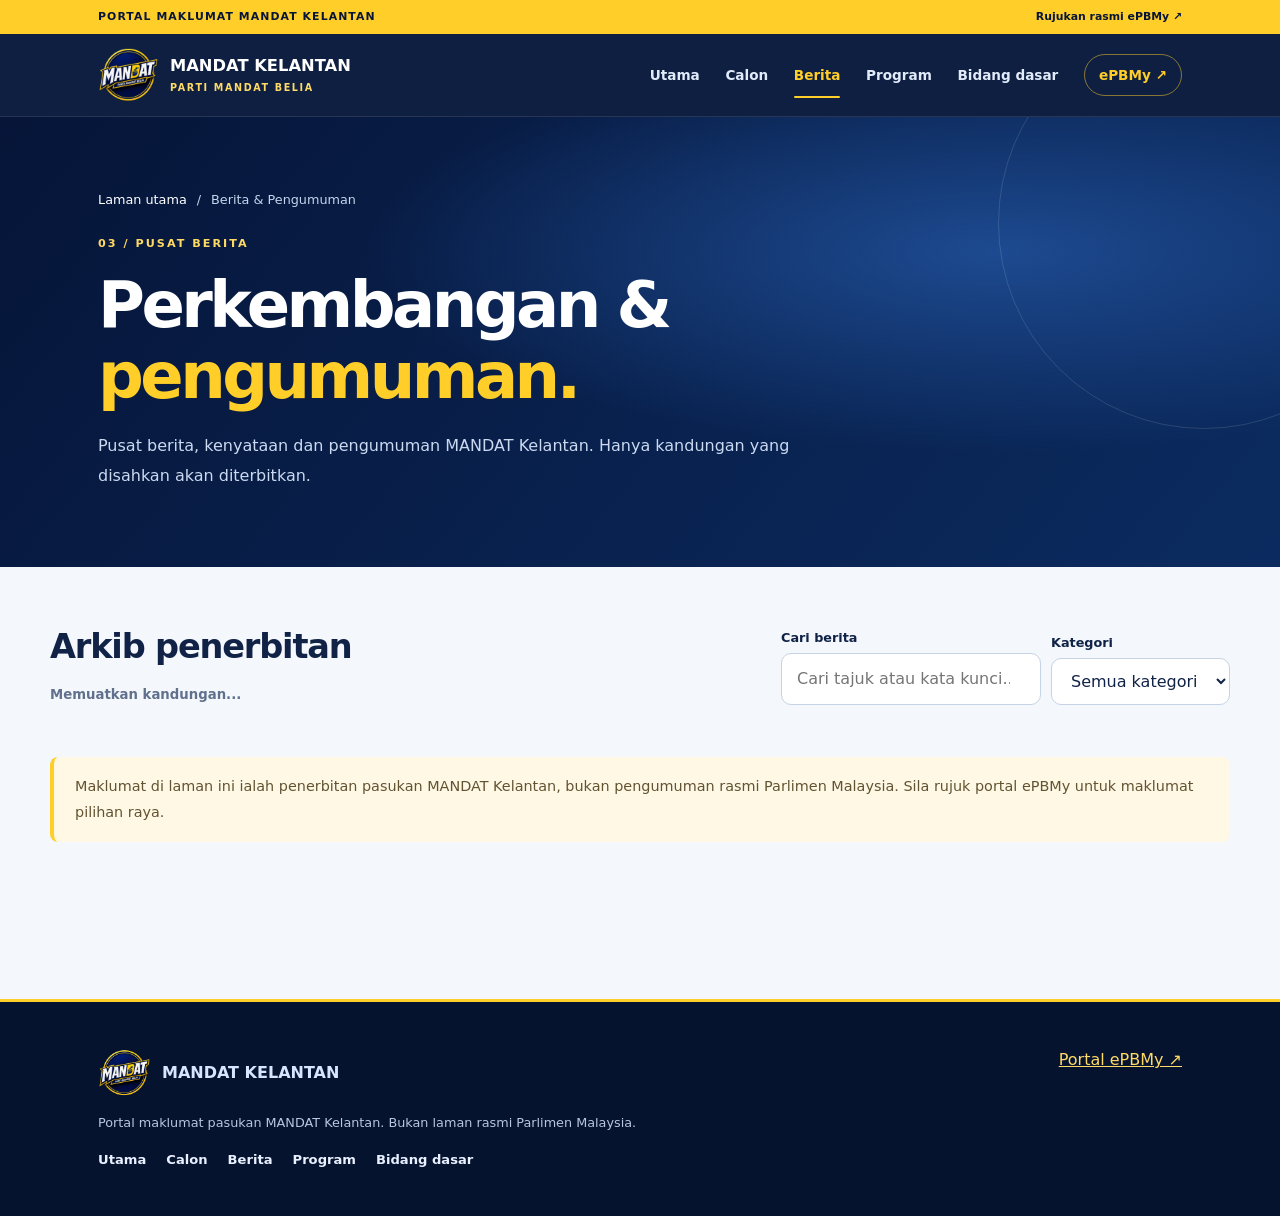
<file: berita.html>
<!doctype html>
<html lang="ms"><head><meta charset="utf-8"><meta name="viewport" content="width=device-width,initial-scale=1"><meta name="theme-color" content="#07183c"><meta name="description" content="Pusat berita, kenyataan dan pengumuman MANDAT Kelantan. Hanya kandungan yang disahkan akan diterbitkan."><meta property="og:type" content="website"><meta property="og:title" content="Berita & Pengumuman | MANDAT Kelantan"><meta property="og:description" content="Pusat berita, kenyataan dan pengumuman MANDAT Kelantan. Hanya kandungan yang disahkan akan diterbitkan."><link rel="canonical" href="https://mandatbeliakelantan.binalab.my/berita.html"><link rel="icon" type="image/svg+xml" sizes="any" href="mandat-logo-hd.svg?v=favicon20261016"><link rel="shortcut icon" href="mandat-logo-hd.svg?v=favicon20261016"><link rel="stylesheet" href="v22.css"><title>Berita & Pengumuman | MANDAT Kelantan</title><link rel="stylesheet" href="v23.css?v=23"><link rel="stylesheet" href="cms-public.css?v=content4"></head>
<body><a class="skip" href="#main">Langkau ke kandungan</a><div class="notice"><div class="wrap"><span>PORTAL MAKLUMAT MANDAT KELANTAN</span><a href="https://epbmy.parlimen.gov.my/" target="_blank" rel="noopener noreferrer">Rujukan rasmi ePBMy ↗</a></div></div>
<header><div class="wrap head"><a class="brand" href="index.html" aria-label="MANDAT Kelantan, halaman utama"><img src="mandat-logo-hd.svg?v=3" alt="Logo Parti MANDAT Belia"><span>MANDAT KELANTAN<small>PARTI MANDAT BELIA</small></span></a><button id="menu" aria-controls="nav" aria-expanded="false" aria-label="Buka menu navigasi">☰ Menu</button><nav id="nav" aria-label="Navigasi utama"><a href="index.html">Utama</a><a href="calon.html">Calon</a><a href="berita.html" aria-current="page">Berita</a><a href="program.html">Program</a><a href="index.html#dasar">Bidang dasar</a><a class="nav-cta" href="https://epbmy.parlimen.gov.my/" target="_blank" rel="noopener noreferrer">ePBMy ↗</a></nav></div></header>
<main id="main"><section class="intro"><div class="wrap"><div class="breadcrumb"><a href="index.html">Laman utama</a><span aria-hidden="true">/</span><span id="crumb">Berita & Pengumuman</span></div><div class="kicker">03 / Pusat berita</div><h1 id="pageTitle">Perkembangan & <em>pengumuman.</em></h1><p id="pageDesc">Pusat berita, kenyataan dan pengumuman MANDAT Kelantan. Hanya kandungan yang disahkan akan diterbitkan.</p></div></section>
<div class="wrap content">
<div id="listing">
<div class="toolbar"><div><h2 class="section-title">Arkib penerbitan</h2><div class="count" id="resultCount" role="status">Memuatkan kandungan...</div></div><div class="filter-group"><div class="field"><label for="search">Cari berita</label><input id="search" type="search" placeholder="Cari tajuk atau kata kunci..."></div><div class="field"><label for="category">Kategori</label><select id="category"><option value="">Semua kategori</option></select></div></div></div><div id="newsGrid" class="grid"></div><div id="empty" class="empty" hidden><div class="empty-icon" aria-hidden="true">▤</div><h2>Belum ada penerbitan rasmi</h2><p>Berita dan pengumuman akan dipaparkan di sini selepas kandungan disahkan untuk penerbitan. Tiada artikel rekaan atau tarikh anggaran dipaparkan.</p><a class="button" href="index.html">Kembali ke laman utama ↗</a></div>
<div class="note">Maklumat di laman ini ialah penerbitan pasukan MANDAT Kelantan, bukan pengumuman rasmi Parlimen Malaysia. Sila rujuk portal ePBMy untuk maklumat pilihan raya.</div>
</div>
<div id="detail" hidden><a class="back" href="berita.html">← Kembali ke pusat berita</a><div class="article-layout"><article class="article"><div class="eyebrow" id="detailType"></div><h2 id="detailTitle"></h2><div class="meta" id="detailMeta"></div><div class="body-copy" id="detailBody"></div></article><aside class="aside"><h3>Maklumat penerbitan</h3><div id="detailFacts"></div><div style="margin-top:20px"><button class="button" type="button" id="copyLink">Salin pautan ↗</button><p id="copyStatus" role="status" style="font-size:.8rem"></p></div></aside></div></div>
</div></main>
<footer><div class="wrap foot"><div><div class="footer-brand"><img src="mandat-logo-hd.svg?v=3" alt="" loading="lazy">MANDAT KELANTAN</div><p>Portal maklumat pasukan MANDAT Kelantan. Bukan laman rasmi Parlimen Malaysia.</p></div><div><a href="https://epbmy.parlimen.gov.my/" target="_blank" rel="noopener noreferrer">Portal ePBMy ↗</a></div></div></footer>
<script src="kandungan-data.js"></script><script src="cms-config.js"></script><script src="cms-public.js?v=content4"></script><script src="v22.js?v=content4"></script><script src="v23.js?v=23"></script></body></html>
</file>
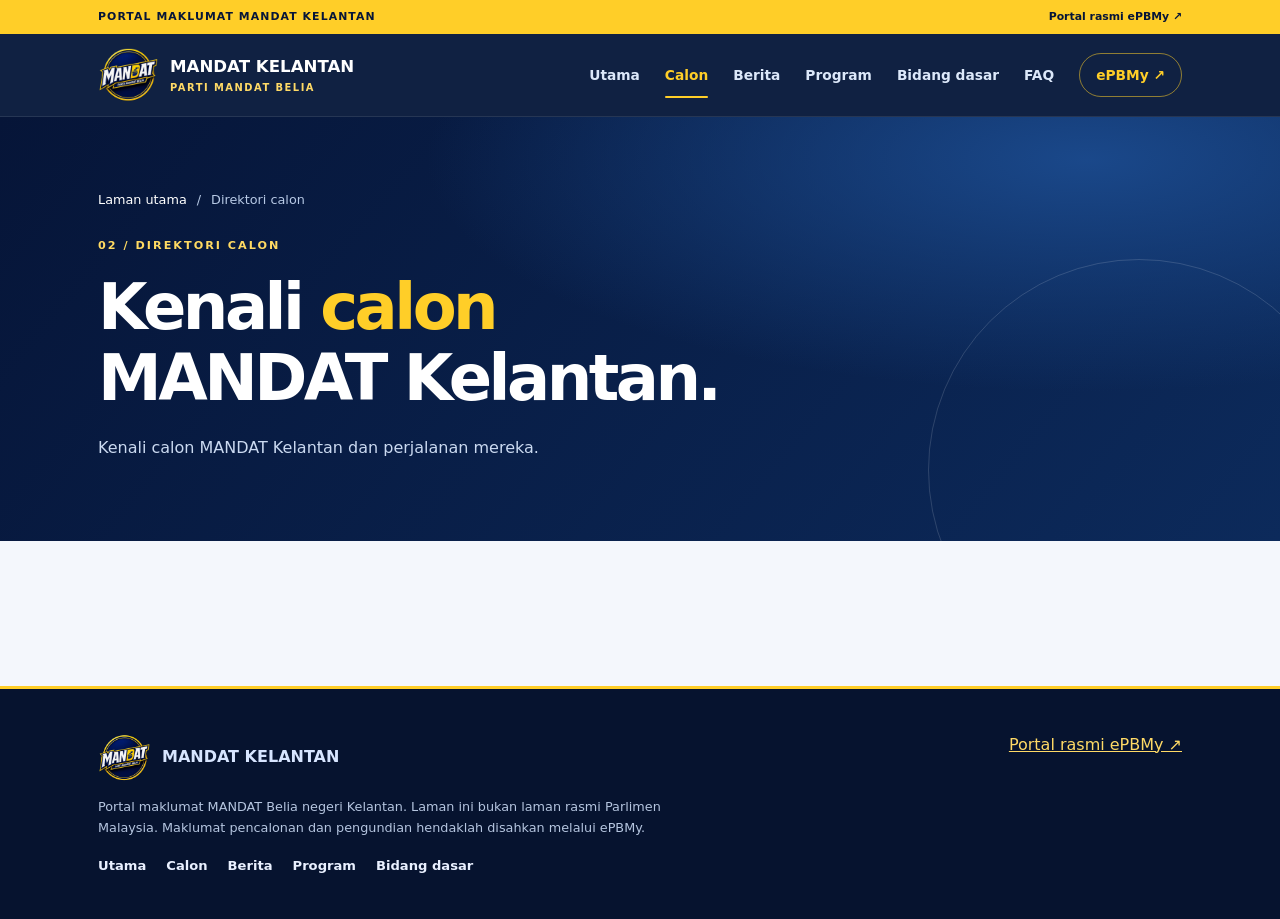
<file: calon.html>
<!doctype html>
<html lang="ms">
<head>
<meta charset="utf-8">
<meta name="viewport" content="width=device-width,initial-scale=1">
<meta name="theme-color" content="#07183c">
<meta name="description" content="Direktori dan profil calon Parti MANDAT Belia Kelantan untuk Parlimen Belia Malaysia.">
<meta property="og:type" content="website">
<meta property="og:title" content="Profil Calon | MANDAT Kelantan">
<meta property="og:description" content="Kenali profil calon MANDAT Kelantan yang telah diterbitkan.">
<link rel="icon" type="image/svg+xml" sizes="any" href="mandat-logo-hd.svg?v=favicon20261016"><link rel="shortcut icon" href="mandat-logo-hd.svg?v=favicon20261016">
<title>Direktori Calon | MANDAT Kelantan</title>
<style>
:root{--navy:#061538;--navy2:#0b2450;--gold:#ffce28;--ink:#102347;--muted:#61718d;--line:#e0e7f0;--bg:#f4f7fc}
*{box-sizing:border-box}html{scroll-behavior:smooth}body{margin:0;font:16px/1.65 Inter,ui-sans-serif,system-ui,-apple-system,"Segoe UI",sans-serif;color:var(--ink);background:var(--bg);-webkit-font-smoothing:antialiased}a{color:inherit}button,input{font:inherit}button{cursor:pointer}.wrap{max-width:1180px;padding:0 clamp(20px,4vw,48px);margin:auto}
:focus-visible{outline:3px solid #e3a900;outline-offset:4px}.skip{position:absolute;top:-90px;left:12px;z-index:30;padding:12px;background:var(--gold);color:var(--navy)}.skip:focus{top:12px}
.notice{background:var(--gold);color:var(--navy);font-size:.68rem;font-weight:850;letter-spacing:.1em}.notice .wrap{min-height:34px;display:flex;align-items:center;justify-content:space-between;gap:12px}.notice a{text-decoration:none;letter-spacing:0}
header{position:sticky;top:0;z-index:20;background:#07183bf5;color:white;border-bottom:1px solid #ffffff18;backdrop-filter:blur(14px)}
.header{min-height:82px;display:flex;align-items:center;justify-content:space-between;gap:24px}
.brand{display:flex;align-items:center;gap:12px;text-decoration:none;font-weight:850;line-height:1.2}.brand img{height:60px;width:60px;object-fit:contain}.brand span{font-size:1.04rem}.brand small{display:block;color:#ffda66;font-size:.62rem;letter-spacing:.15em;margin-top:5px}
nav{display:flex;align-items:center;gap:25px}nav a{text-decoration:none;color:#dce8fa;font-weight:680;font-size:.86rem}nav a:hover,nav a[aria-current]{color:var(--gold)}.nav-cta{border:1px solid #ffce2888;border-radius:999px;padding:10px 16px;color:var(--gold)}
#menu{display:none;background:transparent;color:#fff;border:1px solid #8195ba;border-radius:9px;padding:9px 13px}
.intro{background:radial-gradient(ellipse at 85% 10%,#1a488a,transparent 43%),linear-gradient(130deg,#061538,#0c2a5b);color:#fff;padding:72px 0 78px;position:relative;overflow:hidden}
.intro:after{content:"";position:absolute;right:-70px;bottom:-140px;border:1px solid #ffffff25;width:420px;height:420px;border-radius:50%;pointer-events:none}
.kicker{color:#ffda62;letter-spacing:.18em;font-size:.7rem;font-weight:800;text-transform:uppercase}
h1{font-size:clamp(2.6rem,5vw,4.7rem);line-height:1.12;letter-spacing:-.055em;margin:16px 0 18px;font-weight:850;max-width:800px}
h1 em{font-style:normal;color:var(--gold)}.intro p{max-width:700px;color:#cbdaf1;margin:0;line-height:1.85}
.breadcrumb{display:flex;gap:10px;align-items:center;color:#b7c9e5;font-size:.8rem;margin-bottom:27px;flex-wrap:wrap}.breadcrumb a{color:#fff;text-decoration:none}.breadcrumb a:hover{text-decoration:underline}
main{min-height:50vh}.content{padding:55px 0 90px}
.toolbar{display:flex;align-items:center;justify-content:space-between;gap:18px;flex-wrap:wrap;margin-bottom:24px}.toolbar label{font-size:.9rem;font-weight:750}.search{width:min(100%,380px);padding:14px 17px;border:1px solid #cbd7e8;border-radius:11px;background:#fff;color:var(--ink)}.count{font-size:.84rem;color:var(--muted);font-weight:750}
.grid{display:grid;grid-template-columns:repeat(3,minmax(0,1fr));gap:18px}
.person{background:#fff;border:1px solid var(--line);border-radius:16px;overflow:hidden;display:flex;flex-direction:column;transition:transform .2s,box-shadow .2s;box-shadow:0 10px 24px #09234d08}
.person:hover{transform:translateY(-4px);box-shadow:0 16px 36px #09234d15}
.person-visual{height:158px;background:radial-gradient(circle at 80% 10%,#e6eefb,transparent 50%),linear-gradient(130deg,#dce8f8,#edf3fb);display:grid;place-items:center;position:relative;overflow:hidden}
.person-visual:before{content:"";position:absolute;width:145px;height:145px;border:1px solid #ffffffbb;border-radius:50%;right:-26px;top:-47px}
.silhouette{width:70px;height:70px;border-radius:50%;background:#b4c7e2;position:relative;transform:translateY(24px)}
.silhouette:after{content:"";position:absolute;width:132px;height:76px;left:50%;top:66px;transform:translateX(-50%);border-radius:75px 75px 0 0;background:#b4c7e2}
.person-tag{position:absolute;left:18px;top:16px;background:#ffffffdf;color:#17437e;padding:5px 10px;border-radius:7px;font-size:.68rem;font-weight:850;letter-spacing:.06em}
.person-body{padding:22px;display:flex;flex-direction:column;flex:1}
.person h2{font-size:1.05rem;line-height:1.45;margin:0 0 13px;min-height:3em;letter-spacing:-.01em}
.pending{display:inline-flex;align-items:center;gap:7px;color:#6a7990;font-size:.78rem;margin-bottom:22px}
.pending:before{content:"";width:7px;height:7px;border-radius:50%;background:#e3aa27}
.person-link{display:flex;align-items:center;justify-content:space-between;border-top:1px solid #e8edf5;padding-top:16px;text-decoration:none;font-size:.84rem;font-weight:850;color:#174c9b;margin-top:auto}
.person-link:hover{color:#0a2a65}
.empty{display:none;text-align:center;padding:35px;border:1px dashed #a9bbd5;background:#fff;border-radius:13px;color:var(--muted)}
.info{margin-top:30px;padding:18px 22px;border-left:4px solid var(--gold);background:#fff8e4;border-radius:8px;color:#514b3c;font-size:.9rem}
.detail-layout{display:grid;grid-template-columns:minmax(0,1.3fr) minmax(260px,.7fr);gap:24px;align-items:start}
.detail-card,.side-card{background:#fff;border:1px solid var(--line);border-radius:17px;overflow:hidden;box-shadow:0 12px 32px #0b2d5608}
.detail-banner{min-height:245px;background:radial-gradient(circle at 75% 20%,#27539b,transparent 55%),linear-gradient(125deg,#07183c,#123a7a);display:flex;align-items:center;justify-content:center;position:relative;overflow:hidden}
.detail-banner:before,.detail-banner:after{content:"";position:absolute;border:1px solid #ffffff2b;border-radius:50%;width:290px;height:290px;right:-40px;top:-100px}.detail-banner:after{width:210px;height:210px;right:0;top:-55px}
.detail-avatar{width:100px;height:100px;border-radius:50%;background:#c5d4e8;position:relative;transform:translateY(34px);z-index:1}
.detail-avatar:after{content:"";position:absolute;width:200px;height:105px;border-radius:110px 110px 0 0;background:#c5d4e8;top:94px;left:50%;transform:translateX(-50%)}
.detail-body{padding:clamp(24px,4vw,40px)}.detail-label{font-size:.7rem;color:#a47b08;font-weight:850;letter-spacing:.16em;text-transform:uppercase}
.detail-body h2{font-size:clamp(1.7rem,3vw,2.5rem);line-height:1.22;letter-spacing:-.04em;margin:14px 0 20px;overflow-wrap:anywhere}
.detail-body p{color:#536581;line-height:1.85}.divider{border-top:1px solid #e4eaf3;margin:27px 0}
.placeholder-heading{font-weight:850;color:#183864;margin-bottom:7px}.placeholder-text{font-size:.94rem}
.side-card{padding:26px}.side-card h3{margin:0 0 15px;font-size:1rem}.fact{padding:15px 0;border-top:1px solid #e7edf5}.fact small{display:block;color:#697c96;font-size:.75rem;margin-bottom:4px}.fact strong{display:block;font-size:.9rem;font-weight:750}
.controls{display:flex;gap:10px;flex-wrap:wrap;margin-top:22px}.action{border:1px solid #cbd7e8;border-radius:9px;background:#fff;color:#143d80;padding:11px 15px;font-weight:750;font-size:.84rem;text-decoration:none}.action.primary{background:var(--gold);border-color:var(--gold);color:#061538}.action:hover{filter:brightness(.96)}.back{display:inline-flex;gap:8px;align-items:center;text-decoration:none;color:#16478f;font-weight:800;font-size:.9rem;margin-bottom:24px}
footer{background:#06132f;color:#d7e5ff;padding:43px 0}.footer{display:flex;justify-content:space-between;gap:22px;flex-wrap:wrap}.footer p{color:#b5c5df;font-size:.8rem;max-width:620px}.footer a{color:#ffda66}.footer-logo{display:flex;align-items:center;gap:12px;font-weight:850}.footer-logo img{height:52px;width:52px}
[hidden]{display:none!important}
@media(max-width:900px){.grid{grid-template-columns:repeat(2,minmax(0,1fr))}.detail-layout{grid-template-columns:1fr}}
@media(max-width:760px){#menu{display:block}nav{display:none;position:absolute;top:100%;left:0;right:0;background:#07183c;padding:14px 22px 24px;flex-direction:column;align-items:stretch;gap:0;box-shadow:0 20px 28px #0003}nav.open{display:flex}nav a{padding:13px 8px;border-bottom:1px solid #ffffff15}.nav-cta{margin-top:10px;text-align:center;border:1px solid #ffce2888}.header{min-height:70px}.brand img{height:49px;width:49px}.brand span{font-size:.9rem}.brand small{font-size:.52rem}.intro{padding:50px 0 58px}.content{padding:35px 0 65px}}
@media(max-width:540px){.notice{font-size:.56rem}.grid{grid-template-columns:1fr}.person-visual{height:165px}.person h2{min-height:0}.toolbar{align-items:stretch}.search{width:100%}.detail-banner{min-height:220px}.detail-body{padding:23px}.side-card{padding:22px}}
@media(prefers-reduced-motion:reduce){html{scroll-behavior:auto}.person{transition:none}}
</style>
<link rel="stylesheet" href="v23.css?v=23"><link rel="stylesheet" href="cms-public.css?v=profile4"></head>
<body>
<a href="#main" class="skip">Langkau ke kandungan</a>
<div class="notice"><div class="wrap"><span>PORTAL MAKLUMAT MANDAT KELANTAN</span><a href="https://epbmy.parlimen.gov.my/" target="_blank" rel="noopener noreferrer">Portal rasmi ePBMy ↗</a></div></div>
<header><div class="wrap header"><a class="brand" href="index.html" aria-label="MANDAT Kelantan, halaman utama"><img src="mandat-logo-hd.svg?v=3" alt="Logo rasmi Parti MANDAT Belia"><span>MANDAT KELANTAN<small>PARTI MANDAT BELIA</small></span></a><button id="menu" aria-controls="nav" aria-expanded="false" aria-label="Buka menu navigasi">☰ Menu</button><nav id="nav" aria-label="Navigasi utama"><a href="index.html">Utama</a><a href="calon.html" aria-current="page">Calon</a><a href="berita.html">Berita</a><a href="program.html">Program</a><a href="index.html#dasar">Bidang dasar</a><a href="index.html#faq">FAQ</a><a class="nav-cta" href="https://epbmy.parlimen.gov.my/" target="_blank" rel="noopener noreferrer">ePBMy ↗</a></nav></div></header>
<main id="main">
<section class="intro"><div class="wrap"><div class="breadcrumb"><a href="index.html">Laman utama</a><span aria-hidden="true">/</span><span id="breadcrumbLast">Direktori calon</span></div><div class="kicker" id="introKicker">02 / Direktori calon</div><h1 id="introTitle">Kenali <em>calon</em><br>MANDAT Kelantan.</h1><p id="introDescription">Kenali calon MANDAT Kelantan dan perjalanan mereka.</p></div></section>
<div class="wrap content">
<div id="directory">
<div class="toolbar"><div><label for="search">Cari calon mengikut nama</label><div class="count" id="count" role="status">Profil calon</div></div><input class="search" id="search" type="search" placeholder="Contoh: Muhammad, Nurul..." autocomplete="off" aria-controls="candidateGrid"></div>
<div id="candidateGrid" class="grid" aria-live="polite"></div>
<p class="empty" id="empty" role="status">Tiada calon sepadan dengan carian anda.</p>

</div>
<div id="detail" hidden><a class="back" href="calon.html">← Kembali ke direktori calon</a><div class="detail-layout"><article class="detail-card"><div class="detail-banner" aria-label="Ruang gambar calon belum tersedia"><div class="detail-avatar" aria-hidden="true"></div></div><div class="detail-body"><div class="detail-label" id="profileLabel">PROFIL CALON</div><h2 id="profileName"></h2><div class="divider"></div><div id="profileBioSection"><div class="placeholder-heading">Mengenai calon</div><p class="placeholder-text" id="profileBio"></p></div><section id="profileExperienceSection" hidden><div class="divider"></div><div class="placeholder-heading">Pengalaman & penglibatan</div><p class="profile-copy" id="profileExperience"></p></section><section id="profileExpertiseSection" hidden><div class="divider"></div><div class="placeholder-heading">Bidang kepakaran & fokus</div><p class="profile-copy" id="profileExpertise"></p></section><div id="profileSocialSection" hidden><div class="divider"></div><div class="placeholder-heading">Media sosial</div><div class="controls" id="profileSocialLinks"></div></div><div class="divider"></div><div class="controls"><button id="share" class="action primary" type="button">Salin pautan profil</button><a class="action" href="calon.html">Lihat semua calon</a></div><p id="shareStatus" role="status" style="font-size:.82rem;margin-top:12px"></p></div></article><aside class="side-card"><h3>Maklumat profil</h3><div class="fact"><small>Organisasi</small><strong>MANDAT Kelantan</strong></div><div class="fact"><small>Direktori</small><strong id="profileOrder"></strong></div><div class="fact" id="profileRoleFact" hidden><small>Peranan</small><strong id="profileRole"></strong></div><div class="fact"><small>Rujukan rasmi</small><a href="https://epbmy.parlimen.gov.my/" target="_blank" rel="noopener noreferrer">Portal ePBMy ↗</a></div><div class="controls"><a id="previous" class="action" href="calon.html">← Sebelum</a><a id="next" class="action" href="calon.html">Seterusnya →</a></div></aside></div></div>
</div>
</main>
<footer><div class="wrap footer"><div><div class="footer-logo"><img src="mandat-logo-hd.svg?v=3" alt="" loading="lazy"> MANDAT KELANTAN</div><p>Portal maklumat MANDAT Belia negeri Kelantan. Laman ini bukan laman rasmi Parlimen Malaysia. Maklumat pencalonan dan pengundian hendaklah disahkan melalui ePBMy.</p></div><div><a href="https://epbmy.parlimen.gov.my/" target="_blank" rel="noopener noreferrer">Portal rasmi ePBMy ↗</a></div></div></footer>
<script src="calon-data.js"></script>
<script>
(function(){
'use strict';
const candidates=[]; // Public profiles are populated only from published CMS records
const grid=document.getElementById('candidateGrid');
const directory=document.getElementById('directory');
const detail=document.getElementById('detail');
const params=new URLSearchParams(location.search);
const raw=params.get('id');
const id=raw!==null&&/^\d{1,2}$/.test(raw)?Number(raw):null;
const candidate=candidates.find(c=>c.id===id);
function makeCard(c){
const article=document.createElement('article');article.className='person';
const visual=document.createElement('div');visual.className='person-visual';
const silhouette=document.createElement('div');silhouette.className='silhouette';silhouette.setAttribute('aria-hidden','true');
const tag=document.createElement('span');tag.className='person-tag';tag.textContent='PROFIL '+String(c.id).padStart(2,'0');
visual.append(silhouette,tag);
const body=document.createElement('div');body.className='person-body';
const heading=document.createElement('h2');heading.textContent=c.name;
const pending=document.createElement('span');pending.className='pending';pending.textContent='Biodata belum diterbitkan';
const link=document.createElement('a');link.className='person-link';link.href='calon.html?id='+c.id;link.textContent='Lihat profil →';link.setAttribute('aria-label','Lihat profil '+c.name);
body.append(heading,pending,link);article.append(visual,body);return article;
}
if(candidate){
directory.hidden=true;detail.hidden=false;
document.getElementById('breadcrumbLast').textContent='Profil '+String(candidate.id).padStart(2,'0');
document.getElementById('introKicker').textContent='PROFIL / '+String(candidate.id).padStart(2,'0');
const title=document.getElementById('introTitle');title.textContent='Profil calon'; 
document.getElementById('introDescription').textContent='Maklumat nama calon yang disenaraikan dalam direktori MANDAT Kelantan.';
document.getElementById('profileName').textContent=candidate.name;
document.getElementById('profileLabel').textContent='PROFIL '+String(candidate.id).padStart(2,'0')+' / MANDAT KELANTAN';
document.getElementById('profileOrder').textContent='Profil '+String(candidate.id).padStart(2,'0');
document.getElementById('previous').href='calon.html?id='+(candidate.id===1?candidates.length:candidate.id-1);
document.getElementById('next').href='calon.html?id='+(candidate.id===candidates.length?1:candidate.id+1);
document.title=candidate.name+' | Profil MANDAT Kelantan';
document.querySelector('meta[name="description"]').content='Profil '+candidate.name+' dalam direktori MANDAT Kelantan. Biodata dan foto menunggu pengesahan.';
document.getElementById('share').addEventListener('click',async()=>{
const url=location.href;
try{if(navigator.clipboard&&window.isSecureContext){await navigator.clipboard.writeText(url);document.getElementById('shareStatus').textContent='Pautan profil telah disalin.';}else{document.getElementById('shareStatus').textContent='Salin pautan daripada bar alamat pelayar: '+url;}}catch(e){document.getElementById('shareStatus').textContent='Salin pautan daripada bar alamat pelayar: '+url;}
});
}else{
if(raw!==null){document.getElementById('introDescription').textContent='Profil tidak ditemui. Sila pilih calon daripada direktori di bawah.';}
grid.replaceChildren(...candidates.map(makeCard));
const search=document.getElementById('search');
search.addEventListener('input',()=>{
const q=search.value.toLocaleLowerCase('ms').trim();let visible=0;
Array.from(grid.children).forEach((el,i)=>{const ok=candidates[i].name.toLocaleLowerCase('ms').includes(q);el.hidden=!ok;if(ok)visible++;});
document.getElementById('count').textContent=visible+' daripada '+candidates.length+' profil dipaparkan';
document.getElementById('empty').style.display=visible?'none':'block';
});
}
const menu=document.getElementById('menu'),nav=document.getElementById('nav');
function close(){nav.classList.remove('open');menu.setAttribute('aria-expanded','false');menu.setAttribute('aria-label','Buka menu navigasi')}
menu.addEventListener('click',()=>{const open=nav.classList.toggle('open');menu.setAttribute('aria-expanded',String(open));menu.setAttribute('aria-label',open?'Tutup menu navigasi':'Buka menu navigasi')});
nav.querySelectorAll('a').forEach(a=>a.addEventListener('click',close));
document.addEventListener('keydown',e=>{if(e.key==='Escape')close()});
document.addEventListener('click',e=>{if(!nav.contains(e.target)&&!menu.contains(e.target))close()});
window.addEventListener('resize',()=>{if(innerWidth>760)close()});
})();
</script>
<script src="cms-config.js"></script><script src="cms-public.js?v=20261016-2"></script><script src="cms-candidates.js?v=profile4"></script><script src="v23.js?v=23"></script></body>
</html>
</file>
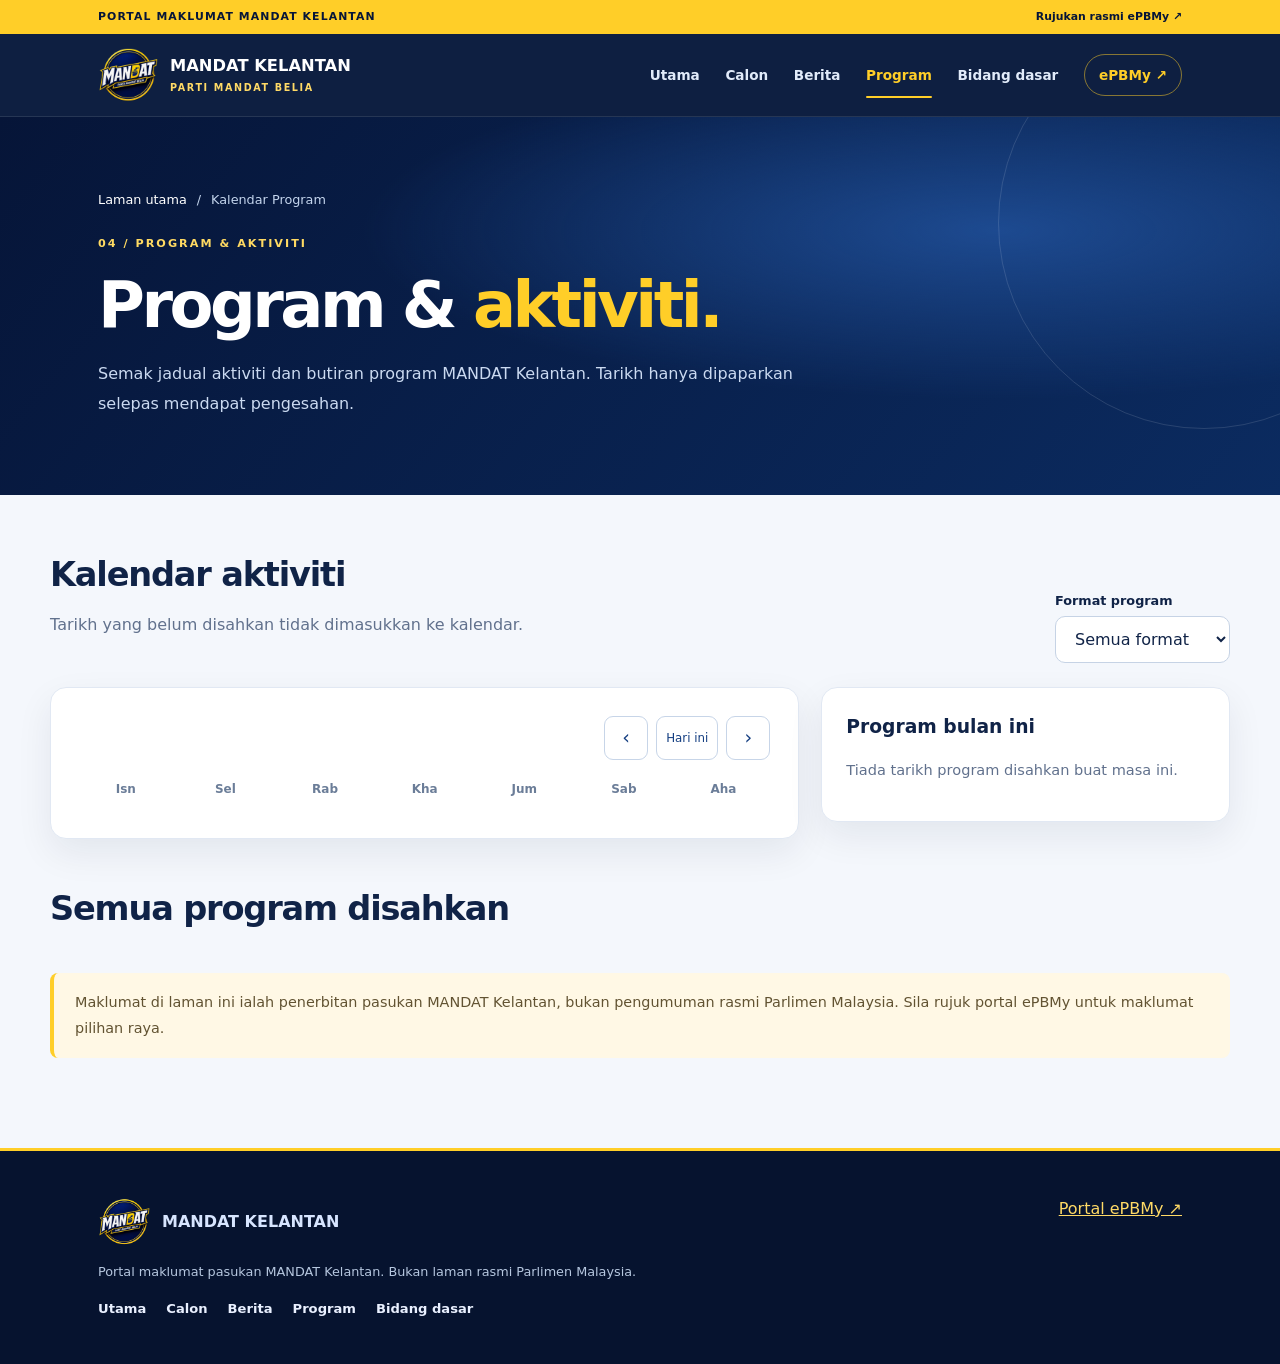
<file: program.html>
<!doctype html>
<html lang="ms"><head><meta charset="utf-8"><meta name="viewport" content="width=device-width,initial-scale=1"><meta name="theme-color" content="#07183c"><meta name="description" content="Semak jadual aktiviti dan butiran program MANDAT Kelantan. Tarikh hanya dipaparkan selepas mendapat pengesahan."><meta property="og:type" content="website"><meta property="og:title" content="Kalendar Program | MANDAT Kelantan"><meta property="og:description" content="Semak jadual aktiviti dan butiran program MANDAT Kelantan. Tarikh hanya dipaparkan selepas mendapat pengesahan."><link rel="canonical" href="https://mandatbeliakelantan.binalab.my/program.html"><link rel="icon" type="image/svg+xml" sizes="any" href="mandat-logo-hd.svg?v=favicon20261016"><link rel="shortcut icon" href="mandat-logo-hd.svg?v=favicon20261016"><link rel="stylesheet" href="v22.css"><title>Kalendar Program | MANDAT Kelantan</title><link rel="stylesheet" href="v23.css?v=23"><link rel="stylesheet" href="cms-public.css?v=content4"></head>
<body><a class="skip" href="#main">Langkau ke kandungan</a><div class="notice"><div class="wrap"><span>PORTAL MAKLUMAT MANDAT KELANTAN</span><a href="https://epbmy.parlimen.gov.my/" target="_blank" rel="noopener noreferrer">Rujukan rasmi ePBMy ↗</a></div></div>
<header><div class="wrap head"><a class="brand" href="index.html" aria-label="MANDAT Kelantan, halaman utama"><img src="mandat-logo-hd.svg?v=3" alt="Logo Parti MANDAT Belia"><span>MANDAT KELANTAN<small>PARTI MANDAT BELIA</small></span></a><button id="menu" aria-controls="nav" aria-expanded="false" aria-label="Buka menu navigasi">☰ Menu</button><nav id="nav" aria-label="Navigasi utama"><a href="index.html">Utama</a><a href="calon.html">Calon</a><a href="berita.html">Berita</a><a href="program.html" aria-current="page">Program</a><a href="index.html#dasar">Bidang dasar</a><a class="nav-cta" href="https://epbmy.parlimen.gov.my/" target="_blank" rel="noopener noreferrer">ePBMy ↗</a></nav></div></header>
<main id="main"><section class="intro"><div class="wrap"><div class="breadcrumb"><a href="index.html">Laman utama</a><span aria-hidden="true">/</span><span id="crumb">Kalendar Program</span></div><div class="kicker">04 / Program & aktiviti</div><h1 id="pageTitle">Program & <em>aktiviti.</em></h1><p id="pageDesc">Semak jadual aktiviti dan butiran program MANDAT Kelantan. Tarikh hanya dipaparkan selepas mendapat pengesahan.</p></div></section>
<div class="wrap content">
<div id="listing">
<div class="toolbar"><div><h2 class="section-title">Kalendar aktiviti</h2><p class="section-lead">Tarikh yang belum disahkan tidak dimasukkan ke kalendar.</p></div><div class="field"><label for="format">Format program</label><select id="format"><option value="">Semua format</option><option value="Online">Online</option><option value="Fizikal">Fizikal</option></select></div></div><div class="calendar-wrap"><div class="calendar"><div class="calendar-head"><h2 id="monthLabel" aria-live="polite"></h2><div class="calendar-actions"><button class="icon-btn" id="prev" aria-label="Bulan sebelumnya">‹</button><button class="icon-btn" id="today" aria-label="Kembali ke bulan semasa" style="font-size:.74rem;padding:0 9px">Hari ini</button><button class="icon-btn" id="next" aria-label="Bulan seterusnya">›</button></div></div><div class="week" aria-hidden="true"><span>Isn</span><span>Sel</span><span>Rab</span><span>Kha</span><span>Jum</span><span>Sab</span><span>Aha</span></div><div class="days" id="calendarDays" role="grid" aria-label="Kalendar program"></div></div><aside class="aside"><h3>Program bulan ini</h3><p id="monthSummary" role="status">Tiada tarikh program disahkan buat masa ini.</p><ul class="aside-list" id="monthEvents"></ul></aside></div><h2 class="section-title" style="margin-top:42px">Semua program disahkan</h2><div id="programGrid" class="grid"></div><div id="empty" class="empty" hidden><div class="empty-icon" aria-hidden="true">▦</div><h2>Jadual program belum diumumkan</h2><p>Program akan disenaraikan selepas tarikh, masa dan butiran rasmi disahkan. Kalendar masih boleh digunakan untuk melihat bulan lain.</p><a class="button" href="index.html#program">Lihat cadangan program ↗</a></div>
<div class="note">Maklumat di laman ini ialah penerbitan pasukan MANDAT Kelantan, bukan pengumuman rasmi Parlimen Malaysia. Sila rujuk portal ePBMy untuk maklumat pilihan raya.</div>
</div>
<div id="detail" hidden><a class="back" href="program.html">← Kembali ke kalendar program</a><div class="article-layout"><article class="article"><div class="eyebrow" id="detailType"></div><h2 id="detailTitle"></h2><div class="meta" id="detailMeta"></div><div class="body-copy" id="detailBody"></div></article><aside class="aside"><h3>Maklumat program</h3><div id="detailFacts"></div><div style="margin-top:20px"><button class="button" type="button" id="copyLink">Salin pautan ↗</button><p id="copyStatus" role="status" style="font-size:.8rem"></p></div></aside></div></div>
</div></main>
<footer><div class="wrap foot"><div><div class="footer-brand"><img src="mandat-logo-hd.svg?v=3" alt="" loading="lazy">MANDAT KELANTAN</div><p>Portal maklumat pasukan MANDAT Kelantan. Bukan laman rasmi Parlimen Malaysia.</p></div><div><a href="https://epbmy.parlimen.gov.my/" target="_blank" rel="noopener noreferrer">Portal ePBMy ↗</a></div></div></footer>
<script src="kandungan-data.js"></script><script src="cms-config.js"></script><script src="cms-public.js?v=content4"></script><script src="v22.js?v=content4"></script><script src="v23.js?v=23"></script></body></html>
</file>
<file: v23.css>
/* MANDAT Kelantan V2.3 | Unified visual refinement across every page */
:root{--v23-navy:#061538;--v23-ink:#102347;--v23-gold:#ffce28;--v23-line:#e1e8f3;--v23-radius:16px;--v23-shadow:0 14px 36px rgba(6,21,56,.075)}
html{scroll-padding-top:100px}body{overflow-x:clip}main{display:block}a,button,input,select,summary{-webkit-tap-highlight-color:transparent}a:focus-visible,button:focus-visible,input:focus-visible,select:focus-visible,summary:focus-visible{outline:3px solid #d4a100!important;outline-offset:4px}
a,button{touch-action:manipulation}button,a{transition:background-color .18s ease,color .18s ease,border-color .18s ease}
header{z-index:40!important}header nav{flex-wrap:nowrap}header nav a{position:relative;white-space:nowrap}header nav a[aria-current="page"]:not(.nav-external):not(.nav-cta),header nav a.is-current:not(.nav-external):not(.nav-cta){color:var(--v23-gold)!important}
header nav a[aria-current="page"]:not(.nav-external):not(.nav-cta)::after,header nav a.is-current:not(.nav-external):not(.nav-cta)::after{content:"";height:2px;background:var(--v23-gold);position:absolute;bottom:-12px;left:0;right:0;border-radius:2px}
#menu{min-width:44px;min-height:44px;align-items:center;justify-content:center;gap:8px;font-weight:750}header .brand{min-width:0}header .brand span{overflow-wrap:normal}header .brand img{flex:none}
section[id]{scroll-margin-top:100px}section .section-head{max-width:760px}section .section-head h2{letter-spacing:-.04em}section .section-head p{line-height:1.85}
.card,.person,.tile,.detail-card,.side-card,.article,.aside,.calendar{border-color:var(--v23-line)!important;box-shadow:var(--v23-shadow)!important}
.card,.person,.tile{transition:transform .2s ease,box-shadow .2s ease,border-color .2s ease}
.card:hover,.person:hover,.tile:hover{transform:translateY(-3px);box-shadow:0 20px 40px rgba(6,21,56,.11)!important;border-color:#b8cbe5!important}
.card h3,.person h2,.tile h2{overflow-wrap:anywhere}
.btn,.v22-link,.directory-button,.button,.action{min-height:46px;align-items:center;justify-content:center}
.note,.info{line-height:1.75}
footer{border-top:3px solid var(--v23-gold)}footer .foot,footer .footer{align-items:start}footer .footer-brand,footer .footer-logo{font-weight:850}
.v23-footer-links{display:flex;flex-wrap:wrap;gap:10px 20px;margin-top:16px}.v23-footer-links a{font-size:.82rem;font-weight:700;text-decoration:none;color:#e9f0ff}.v23-footer-links a:hover{text-decoration:underline;color:var(--v23-gold)}
.v23-footer-credit{display:block;font-size:.72rem;color:#b6c8e4;margin-top:18px}
.v23-scrolltop{position:fixed;right:clamp(14px,3vw,30px);bottom:clamp(16px,3vw,30px);z-index:35;border:1px solid #ffffff55;background:#09275b;color:#fff;width:46px;height:46px;border-radius:13px;box-shadow:0 8px 22px #06153840;display:grid;place-items:center;font-size:1.25rem;opacity:0;transform:translateY(8px);pointer-events:none}
.v23-scrolltop.is-visible{opacity:1;transform:translateY(0);pointer-events:auto}.v23-scrolltop:hover{background:#17488f}
.v23-reading{height:3px;position:fixed;top:0;left:0;width:0;z-index:60;background:var(--v23-gold);pointer-events:none}
.v23-visually-hidden{position:absolute!important;width:1px!important;height:1px!important;padding:0!important;margin:-1px!important;overflow:hidden!important;clip:rect(0,0,0,0)!important;white-space:nowrap!important;border:0!important}
/* Homepage hero */
.hero{min-height:0!important}.hero .hero-grid{padding-top:clamp(62px,7vw,94px)!important;padding-bottom:clamp(68px,8vw,102px)!important;gap:clamp(30px,4vw,65px)!important;grid-template-columns:minmax(0,1.18fr) minmax(0,.82fr)!important}
.hero h1{font-size:clamp(2.85rem,5.45vw,5.55rem)!important;line-height:1.095!important;letter-spacing:-.063em!important;text-wrap:balance}
.hero-lead{max-width:560px!important}.hero-art{min-height:380px!important}.hero-art img{max-width:365px!important;width:88%!important;max-height:none!important;image-rendering:auto!important}
.hero-metrics{gap:clamp(16px,2.6vw,32px)!important}.hero-metrics>div{min-width:0}.hero-metrics strong{font-variant-numeric:tabular-nums}
.hero-art-caption{font-size:.64rem!important;letter-spacing:.14em!important}
.hero-bottom{min-height:0}.actions .btn{min-height:49px}.hero-kicker{line-height:1.7}
#calon .candidate-v21{align-items:stretch!important;min-height:180px!important;gap:18px!important;border-radius:var(--v23-radius)!important}
#calon .candidate-avatar{width:76px;height:105px;align-self:flex-start}
#calon .candidate-info{min-width:0;flex:1}
#calon .candidate-info h3{font-size:clamp(.92rem,1.3vw,1.04rem)!important;line-height:1.45!important;margin:7px 0 8px!important;overflow-wrap:anywhere}
#calon .candidate-info .candidate-link{min-height:43px;display:flex;align-items:center;gap:12px}
#calon .search-panel input{min-height:46px}.directory-action{margin-top:30px}
.v22-news-preview{box-shadow:var(--v23-shadow)!important}
.faq summary{min-height:44px;display:list-item;align-content:center}.faq details[open]{border-color:#bbcee8;background:#fff}
.faq details p{margin-bottom:0}
 /* Candidate directory and profiles */
.person{border-radius:var(--v23-radius)!important}.person-visual{height:170px!important}.person-body{padding:clamp(18px,2vw,25px)!important}.person h2{min-height:0!important;font-size:1.05rem!important;line-height:1.48!important}.person-link{min-height:45px;gap:12px}
.detail-banner{min-height:230px!important}.detail-body h2{line-height:1.2!important}.detail-card,.side-card{border-radius:var(--v23-radius)!important}
#directory .toolbar{gap:20px}#directory .search{min-height:48px}#directory .person-tag{letter-spacing:.06em}
 /* News and events */
.tile{border-radius:var(--v23-radius)!important}.tile-top{min-height:104px!important}.tile-body{padding:24px!important}.tile a{min-height:46px;display:flex;align-items:center}
.empty{border:1px dashed #a8bedb!important;background:linear-gradient(180deg,#fff,#f9fbff)!important;box-shadow:0 9px 25px #0c2b5408}.empty-icon{border-radius:18px!important}.empty h2{letter-spacing:-.025em}
.calendar-wrap{align-items:start}.calendar-head{margin-bottom:20px!important}.calendar-head h2{font-size:clamp(1.08rem,2vw,1.4rem)!important}.calendar .day{min-height:78px;transition:background .18s}.calendar .day.today{border-color:#164b99;background:#eef5ff}.calendar .day.has-event{background:#fff6d8}.calendar .day-dot{box-shadow:0 0 0 3px #fff3c5}
.calendar .icon-btn{min-width:44px;min-height:44px}.calendar .week span{font-size:.75rem}.aside-list li{line-height:1.6}
.v23-mobile-agenda{display:none}.v23-mobile-agenda h3{margin:0 0 8px;font-size:1.02rem}.v23-mobile-agenda p{margin:0;color:#63748e}.v23-mobile-agenda ul{padding:0;list-style:none;margin:15px 0 0}.v23-mobile-agenda li{border-top:1px solid #e4eaf3;padding:14px 0}.v23-mobile-agenda a{font-weight:750;color:#174a92;text-decoration:none}.v23-mobile-agenda small{display:block;color:#687b95}
@media(max-width:1100px){header nav{gap:clamp(9px,1.2vw,16px)!important}header nav a{font-size:.78rem!important}.brand span{font-size:.93rem!important}.hero .hero-grid{grid-template-columns:minmax(0,1.1fr) minmax(0,.9fr)!important}}
@media(max-width:900px){.hero .hero-grid{gap:28px!important}.hero h1{font-size:clamp(2.7rem,5.5vw,4.5rem)!important}}
@media(max-width:850px){header nav{position:absolute!important;top:100%!important;left:0!important;right:0!important;background:#07183c!important;padding:12px clamp(20px,4vw,48px) 24px!important;display:none!important;flex-direction:column!important;align-items:stretch!important;gap:0!important;box-shadow:0 18px 30px #0003!important;max-height:calc(100dvh - 75px);overflow-y:auto}header nav.open{display:flex!important}header nav a{display:flex!important;align-items:center;min-height:48px;font-size:.9rem!important;padding:12px 8px!important;border-bottom:1px solid #ffffff1c}header nav a[aria-current="page"]::after,header nav a.is-current::after{display:none!important}header nav .nav-external,header nav .nav-cta{justify-content:center;margin-top:12px;border:1px solid #ffce2880!important;border-radius:12px!important}#menu{display:inline-flex!important}.hero .hero-grid{grid-template-columns:1fr!important;padding-top:62px!important;padding-bottom:64px!important}.hero h1{max-width:700px}.hero-art{min-height:310px!important;max-width:370px;margin:auto;width:100%}.hero-art img{max-width:280px!important}.hero-art-caption{bottom:-8px!important}.hero-metrics{margin-top:32px!important}}
@media(max-width:760px){.calendar-wrap{display:flex!important;flex-direction:column;gap:18px}.calendar-wrap>.calendar,.calendar-wrap>.aside{width:100%}.calendar-wrap>.calendar{display:none!important}.calendar-wrap>.aside{display:none!important}.v23-mobile-agenda{display:block;background:#fff;border:1px solid var(--v23-line);border-radius:var(--v23-radius);padding:24px;box-shadow:var(--v23-shadow)}.v23-mobile-agenda .v23-month-control{display:flex;align-items:center;justify-content:space-between;gap:10px;margin-bottom:18px}.v23-mobile-agenda .v23-month-control button{min-width:44px;min-height:44px;background:#f1f5fb;border:1px solid #cbd8e9;border-radius:10px;font-size:1.1rem;color:#173e83}.v23-mobile-agenda .v23-month-control strong{font-size:.94rem;text-align:center}.hero-art{min-height:285px!important}.hero-art img{max-width:260px!important}}
@media(max-width:540px){.wrap{padding-left:20px!important;padding-right:20px!important}.hero .hero-grid{padding-top:48px!important;padding-bottom:52px!important}.hero h1{font-size:clamp(2.55rem,11vw,3.7rem)!important}.hero-kicker{font-size:.6rem!important;letter-spacing:.13em!important}.hero-metrics{display:grid!important;grid-template-columns:repeat(3,minmax(0,1fr));gap:10px!important}.hero-metrics>div{display:block!important}.hero-metrics strong{font-size:1.6rem!important}.hero-metrics span{display:block;margin-top:7px;font-size:.64rem!important}.hero-art{min-height:250px!important;max-width:280px}.hero-art img{max-width:225px!important}.hero-art-caption{font-size:.55rem!important;letter-spacing:.08em!important}.actions .btn{width:100%;justify-content:space-between}.brand span{font-size:.82rem!important}.brand small{font-size:.49rem!important}.brand img{width:48px!important;height:48px!important}.v22-news-preview{padding:20px!important}#calon .candidate-v21{min-height:0!important}#calon .candidate-avatar{width:68px;height:95px}.v23-footer-links{gap:8px 16px}.v23-scrolltop{width:43px;height:43px}}
@media(prefers-reduced-motion:reduce){html{scroll-behavior:auto!important}*,*::before,*::after{animation-duration:.01ms!important;animation-iteration-count:1!important;transition-duration:.01ms!important}.hero-art img{animation:none!important}.v23-scrolltop{transition:none!important}}
</file>
<file: cms-public.css>
.cms-photo{width:100%;height:100%;object-fit:cover;object-position:center 22%;display:block}.candidate-avatar .cms-photo{border-radius:inherit}.person-visual:has(.cms-photo){background:#dce8f8}.person-visual .cms-photo{position:absolute;inset:0}.person-visual .person-tag{z-index:2}.cms-detail-photo{display:flex;justify-content:center;align-items:center;overflow:hidden;background:#e8eff9}.cms-detail-photo img{width:100%;height:100%;max-height:340px;object-fit:contain;object-position:center}
/* Candidate editorial cards V3 */
#calon #candidateGrid{display:grid;grid-template-columns:repeat(3,minmax(0,1fr));gap:22px;align-items:stretch}
#calon #candidateGrid .candidate-v21{display:flex;flex-direction:column;gap:0;padding:0;min-width:0;overflow:hidden;border:1px solid #e2e8f2;border-radius:18px;background:#fff;box-shadow:0 10px 30px rgba(8,30,69,.06);transition:transform .2s ease,box-shadow .2s ease}
#calon #candidateGrid .candidate-v21:hover{transform:translateY(-5px);box-shadow:0 18px 38px rgba(8,30,69,.13)}
#calon #candidateGrid .candidate-avatar{width:100%;height:auto;aspect-ratio:4/5;border-radius:0;background:linear-gradient(145deg,#dfe8f5,#f1f5fb);position:relative;overflow:hidden}
#calon #candidateGrid .candidate-avatar .cms-photo{width:100%;height:100%;object-fit:cover;object-position:center 18%;border-radius:0;transition:transform .35s ease}
#calon #candidateGrid .candidate-v21:hover .cms-photo{transform:scale(1.035)}
#calon #candidateGrid .candidate-info{padding:22px 22px 24px;display:flex;flex-direction:column;align-items:flex-start;gap:10px;flex:1;width:100%}
#calon #candidateGrid .candidate-index{font-size:.69rem;font-weight:800;letter-spacing:.13em;color:#a77c17}
#calon #candidateGrid .candidate-info h3{font-size:clamp(.98rem,1.3vw,1.18rem);font-weight:850;line-height:1.45;letter-spacing:-.015em;color:#0b234d;margin:0;overflow-wrap:anywhere}
#calon #candidateGrid .candidate-pending{color:#64748b;font-size:.84rem;line-height:1.5}
#calon #candidateGrid .candidate-link{margin-top:auto;display:inline-flex;align-items:center;justify-content:center;padding:11px 16px;border:1px solid #cad5e5;border-radius:10px;color:#0b2a60;text-decoration:none;font-size:.83rem;font-weight:750;background:#f8fafd;transition:background .2s,border-color .2s}
#calon #candidateGrid .candidate-link:hover{background:#e9f1ff;border-color:#8da9d0}
@media(max-width:850px){#calon #candidateGrid{grid-template-columns:repeat(2,minmax(0,1fr));gap:16px}}
@media(max-width:540px){#calon #candidateGrid{grid-template-columns:1fr;gap:20px;max-width:420px;margin-inline:auto}#calon #candidateGrid .candidate-info{padding:20px}#calon #candidateGrid .candidate-info h3{font-size:1.07rem}}
@media(prefers-reduced-motion:reduce){#calon #candidateGrid .candidate-v21,#calon #candidateGrid .cms-photo{transition:none}}

/* Candidate full profile editorial V4 */
#detail .detail-layout{align-items:start;gap:28px}#detail .detail-card{overflow:hidden;border-radius:20px;box-shadow:0 14px 45px rgba(9,35,78,.08)}#detail .detail-banner.cms-detail-photo{min-height:300px;max-height:520px;background:linear-gradient(140deg,#edf3fb,#d9e4f4)}#detail .detail-banner.cms-detail-photo img{width:100%;height:100%;max-height:520px;object-fit:contain}#detail .detail-body{padding:clamp(22px,4vw,42px)}#detail .detail-body h2{line-height:1.2;letter-spacing:-.025em}#detail .placeholder-heading{color:#12315f;font-size:1.03rem;font-weight:800;margin-bottom:12px}#detail .profile-copy,#detail #profileBio{white-space:pre-line;line-height:1.85;color:#43546c;overflow-wrap:anywhere}#detail #profileSocialLinks{display:flex;flex-wrap:wrap;gap:10px}#detail #profileSocialLinks a{border-radius:10px}#detail .side-card{border-radius:18px;box-shadow:0 8px 30px rgba(9,35,78,.05)}

/* Berita & Program V4 */
.cms-content-image{display:block;width:100%;aspect-ratio:16/9;object-fit:cover;background:#e9eef6;border-radius:14px 14px 0 0}
.cms-content-detail-image{display:block;width:100%;max-height:490px;object-fit:contain;background:#edf2f8;border-radius:14px;margin:0 0 24px}
.tile:has(.cms-content-image){overflow:hidden}.tile:has(.cms-content-image) .tile-body{padding-top:18px}
</file>
<file: v22.css>
:root{--navy:#061538;--deep:#091f48;--gold:#ffce28;--ink:#102347;--muted:#61718d;--line:#dfe6f0;--bg:#f4f7fc}
*{box-sizing:border-box}html{scroll-behavior:smooth}body{margin:0;background:var(--bg);color:var(--ink);font:16px/1.65 Inter,ui-sans-serif,system-ui,-apple-system,"Segoe UI",sans-serif;-webkit-font-smoothing:antialiased}a{color:inherit}button,input,select{font:inherit}button{cursor:pointer}[hidden]{display:none!important}
.wrap{max-width:1180px;padding:0 clamp(20px,4vw,48px);margin:auto}:focus-visible{outline:3px solid #d7a000;outline-offset:3px}.skip{position:absolute;top:-90px;left:12px;background:var(--gold);color:var(--navy);padding:12px;z-index:50}.skip:focus{top:12px}
.notice{background:var(--gold);color:var(--navy);font-size:.68rem;letter-spacing:.1em;font-weight:850}.notice .wrap{display:flex;align-items:center;justify-content:space-between;gap:15px;min-height:34px}.notice a{text-decoration:none;letter-spacing:0}
header{position:sticky;top:0;z-index:30;background:#07183bf7;color:#fff;border-bottom:1px solid #ffffff1a;backdrop-filter:blur(15px)}.head{display:flex;align-items:center;justify-content:space-between;gap:20px;min-height:82px}.brand{display:flex;align-items:center;gap:12px;text-decoration:none;font-weight:850;line-height:1.2}.brand img{width:60px;height:60px;object-fit:contain}.brand span{font-size:1.02rem}.brand small{display:block;color:#ffda66;font-size:.6rem;letter-spacing:.17em;margin-top:6px}
nav{display:flex;align-items:center;gap:clamp(12px,2vw,26px)}nav a{text-decoration:none;color:#e1ebfa;font-size:.85rem;font-weight:700}nav a:hover,nav a[aria-current]{color:var(--gold)}.nav-cta{border:1px solid #ffce2880;color:var(--gold);border-radius:50px;padding:9px 14px}
#menu{display:none;border:1px solid #ffffff70;border-radius:9px;background:transparent;color:#fff;padding:9px 13px}
.intro{padding:72px 0 77px;color:#fff;background:radial-gradient(ellipse at 78% 30%,#1d4a90,transparent 45%),linear-gradient(130deg,#061538,#0b2b60);overflow:hidden;position:relative}.intro:after{content:"";position:absolute;width:410px;height:410px;border:1px solid #ffffff20;border-radius:50%;right:-130px;top:-100px;pointer-events:none}.breadcrumb{display:flex;gap:10px;flex-wrap:wrap;align-items:center;color:#c4d5ed;font-size:.8rem;margin-bottom:25px}.breadcrumb a{color:#fff;text-decoration:none}.breadcrumb a:hover{text-decoration:underline}.kicker{color:#ffda62;font-size:.7rem;font-weight:850;letter-spacing:.18em;text-transform:uppercase}
h1{font-size:clamp(2.5rem,5vw,4.8rem);line-height:1.12;letter-spacing:-.055em;font-weight:850;margin:16px 0 18px;max-width:840px}h1 em{font-style:normal;color:var(--gold)}.intro p{max-width:720px;color:#cbdaf1;line-height:1.85;margin:0}
.content{padding:52px 0 90px;min-height:48vh}.section-title{font-size:clamp(1.5rem,3vw,2.1rem);letter-spacing:-.035em;margin:0 0 9px}.section-lead{color:var(--muted);margin:0 0 25px}
.toolbar{display:flex;align-items:end;gap:14px;justify-content:space-between;flex-wrap:wrap;margin-bottom:24px}.filter-group{display:flex;gap:10px;align-items:end;flex-wrap:wrap}.field{display:grid;gap:5px}.field label{font-weight:750;font-size:.8rem}.field input,.field select{padding:12px 15px;border:1px solid #c6d3e5;border-radius:10px;background:#fff;color:var(--ink);min-width:175px}.field input{min-width:260px}.count{color:var(--muted);font-size:.83rem;font-weight:750}
.grid{display:grid;grid-template-columns:repeat(3,minmax(0,1fr));gap:18px}.tile{background:#fff;border:1px solid var(--line);border-radius:15px;overflow:hidden;box-shadow:0 9px 24px #0c2b5409;display:flex;flex-direction:column}.tile-top{min-height:115px;background:linear-gradient(120deg,#0b2b60,#184887);color:#fff;padding:21px;display:flex;align-items:flex-start;justify-content:space-between;gap:12px}.tile-top .tag{color:#07183c;background:var(--gold);font-size:.68rem;font-weight:850;letter-spacing:.07em;padding:5px 10px;border-radius:7px}.tile-top .date{font-size:.77rem;color:#d9e7ff}.tile-body{padding:23px;flex:1;display:flex;flex-direction:column}.tile h2{font-size:1.14rem;line-height:1.38;margin:0 0 12px}.tile p{color:#586b86;font-size:.92rem;margin:0 0 19px}.tile a{color:#164c9b;text-decoration:none;border-top:1px solid #e7edf5;padding-top:13px;font-size:.85rem;font-weight:850;margin-top:auto}.tile a:hover{text-decoration:underline}
.empty{background:#fff;border:1px dashed #afc0d8;border-radius:17px;padding:clamp(30px,5vw,60px);text-align:center;max-width:850px;margin:20px auto}.empty-icon{display:grid;place-items:center;width:68px;height:68px;border-radius:19px;background:#eef3fb;color:#1a4c91;font-size:1.75rem;margin:0 auto 20px}.empty h2{font-size:1.35rem;line-height:1.3;margin:0 0 10px}.empty p{max-width:530px;margin:0 auto;color:#63748e;line-height:1.8}.empty .button{margin-top:22px}
.button{display:inline-flex;align-items:center;gap:13px;background:#0c2d63;color:#fff;text-decoration:none;font-weight:800;border:0;border-radius:9px;padding:12px 19px;font-size:.86rem}.button:hover{background:#174d99}.button.outline{background:#fff;color:#123d7d;border:1px solid #b6c7de}
.note{background:#fff8e5;border-left:4px solid var(--gold);padding:17px 21px;border-radius:8px;color:#625332;font-size:.9rem;margin-top:28px}
.calendar-wrap{display:grid;grid-template-columns:minmax(0,1.65fr) minmax(280px,.9fr);gap:22px;align-items:start}.calendar,.aside,.article{background:#fff;border:1px solid var(--line);border-radius:16px;box-shadow:0 8px 25px #0c2b5408}.calendar{padding:clamp(15px,2.5vw,28px)}.calendar-head{display:flex;justify-content:space-between;align-items:center;gap:15px;margin-bottom:24px}.calendar-head h2{font-size:1.28rem;margin:0;letter-spacing:-.02em}.calendar-actions{display:flex;gap:8px}.icon-btn{border:1px solid #c7d5e8;background:#fff;color:#143e81;border-radius:9px;min-width:42px;min-height:42px;font-size:1.2rem}.icon-btn:hover{background:#eaf1fb}.week,.days{display:grid;grid-template-columns:repeat(7,minmax(0,1fr));gap:6px}.week{margin-bottom:10px}.week span{text-align:center;color:#6b7d98;font-size:.7rem;font-weight:850}.day{min-height:76px;border:1px solid #e6ebf3;border-radius:9px;padding:7px;position:relative;color:#1a345a;font-size:.78rem}.day.muted{background:#f7f9fc;color:#9aabc1}.day.today{border:2px solid #164b99}.day.has-event{background:#fff9e7;border-color:#e7c967}.day-dot{display:block;width:7px;height:7px;background:#d5a30a;border-radius:50%;margin-top:8px}.aside{padding:24px}.aside h3{margin:0 0 8px}.aside p{color:#61718d;font-size:.91rem}.aside .aside-list{margin:15px 0 0;padding:0;list-style:none}.aside-list li{padding:14px 0;border-top:1px solid #e7edf5}.aside-list a{color:#174a92;font-weight:750;text-decoration:none}.aside-list small{display:block;color:#697c97}
.article-layout{display:grid;grid-template-columns:minmax(0,1.65fr) minmax(270px,.8fr);gap:22px;align-items:start}.article{padding:clamp(24px,4vw,44px)}.article .eyebrow{font-size:.7rem;letter-spacing:.14em;font-weight:850;color:#a47700;text-transform:uppercase}.article h2{font-size:clamp(1.7rem,3vw,2.8rem);line-height:1.22;letter-spacing:-.04em;margin:12px 0 20px}.article p{line-height:1.9;color:#4c607e}.article .meta{color:#6a7b94;font-size:.84rem;padding-bottom:20px;border-bottom:1px solid #e5ebf4;margin-bottom:24px}.article .body-copy p{margin:0 0 18px}.back{display:inline-flex;gap:8px;color:#174a92;text-decoration:none;font-weight:800;margin-bottom:23px;font-size:.88rem}
footer{background:#06132f;color:#d7e5ff;padding:45px 0}.foot{display:flex;justify-content:space-between;gap:20px;flex-wrap:wrap}.foot p{max-width:600px;font-size:.8rem;color:#b6c7df}.foot a{color:#ffda66}.footer-brand{display:flex;align-items:center;gap:12px;font-weight:850}.footer-brand img{width:52px;height:52px;object-fit:contain}
@media(max-width:960px){.grid{grid-template-columns:repeat(2,minmax(0,1fr))}.calendar-wrap,.article-layout{grid-template-columns:1fr}}
@media(max-width:850px){#menu{display:block}.head{min-height:72px}.brand img{width:50px;height:50px}.brand span{font-size:.91rem}.brand small{font-size:.53rem}nav{display:none;position:absolute;top:100%;left:0;right:0;background:#081b41;padding:15px 22px 23px;flex-direction:column;align-items:stretch;gap:0;box-shadow:0 20px 28px #0004}nav.open{display:flex}nav a{padding:12px 8px;border-bottom:1px solid #ffffff16}.nav-cta{text-align:center;margin-top:9px}.intro{padding:50px 0 58px}}
@media(max-width:570px){.notice{font-size:.56rem}.grid{grid-template-columns:1fr}.toolbar{align-items:stretch}.filter-group,.field{width:100%}.field input,.field select{width:100%;min-width:0}.content{padding:34px 0 66px}.day{min-height:55px;padding:4px;font-size:.7rem}.week,.days{gap:3px}.calendar{padding:12px}.calendar-head h2{font-size:1.05rem}.calendar-actions{gap:4px}.icon-btn{min-width:35px;min-height:37px}.aside{padding:20px}}
@media(prefers-reduced-motion:reduce){html{scroll-behavior:auto}}
</file>
